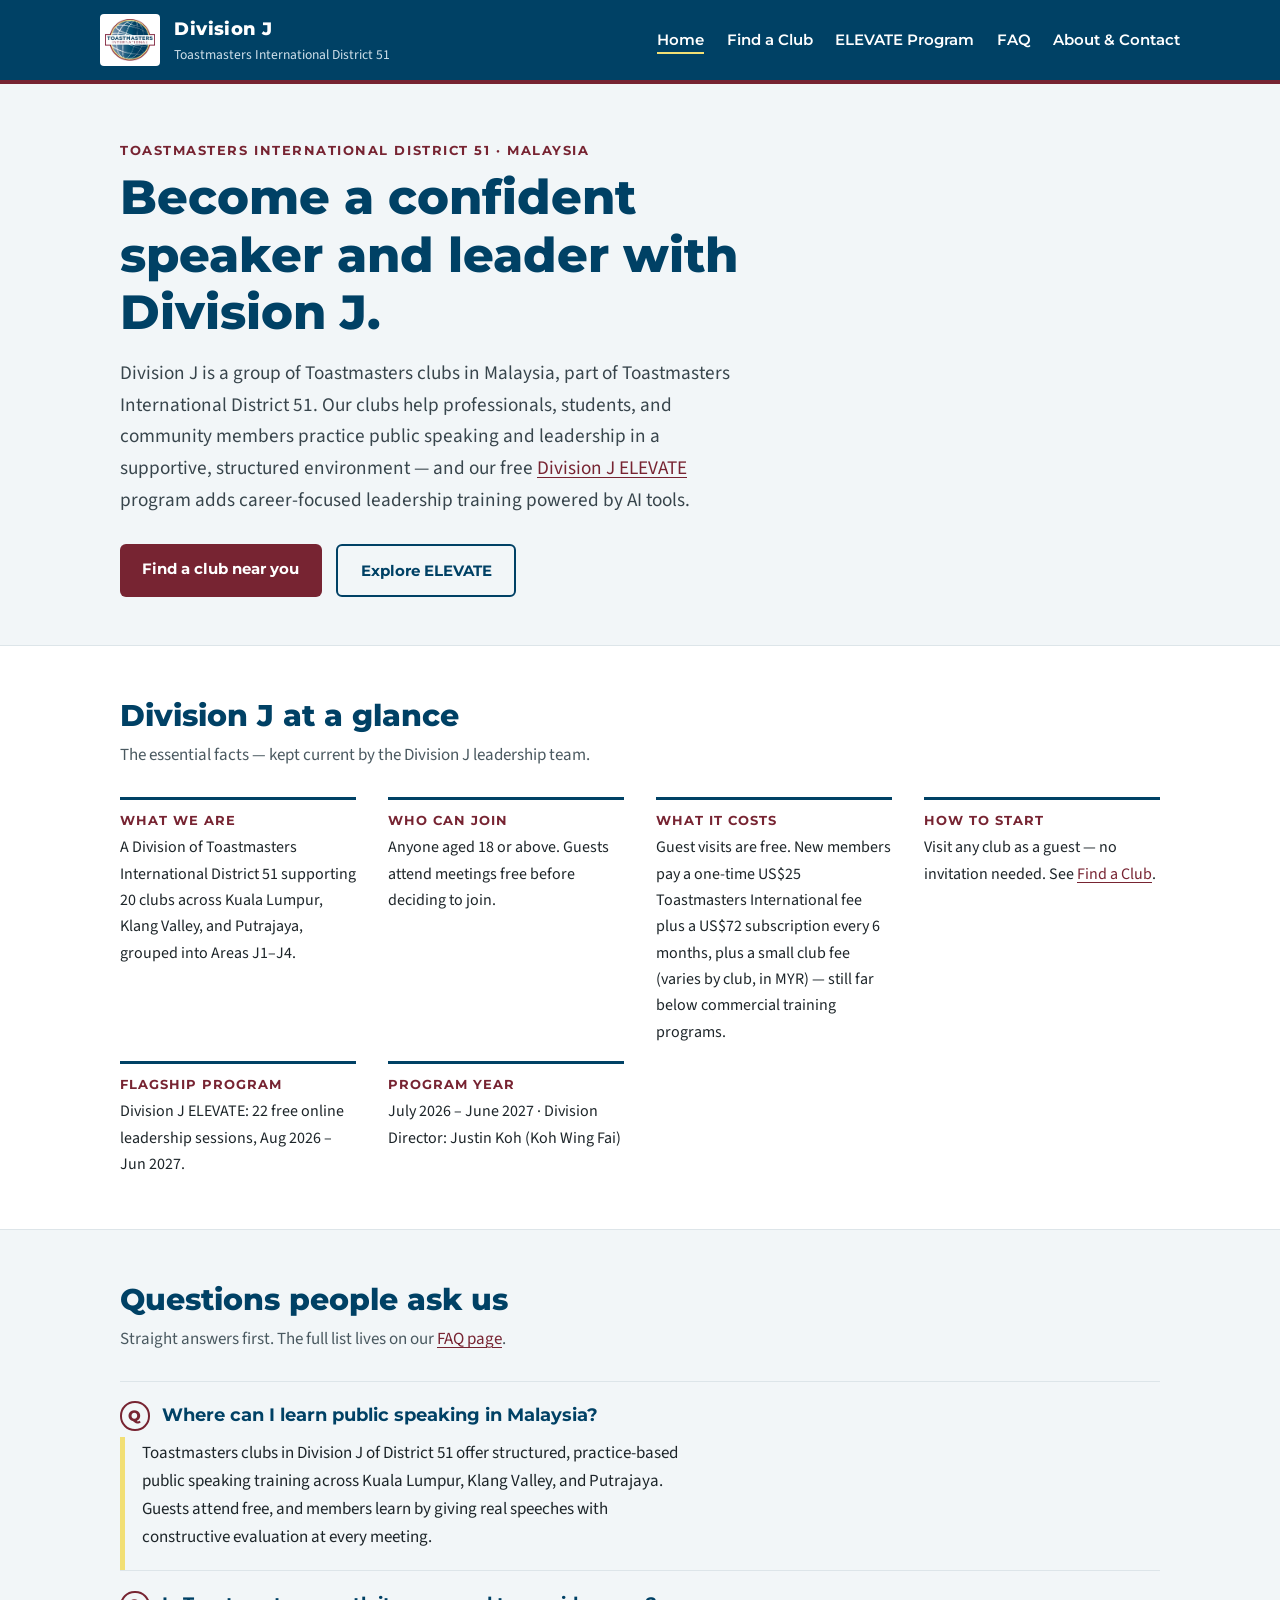
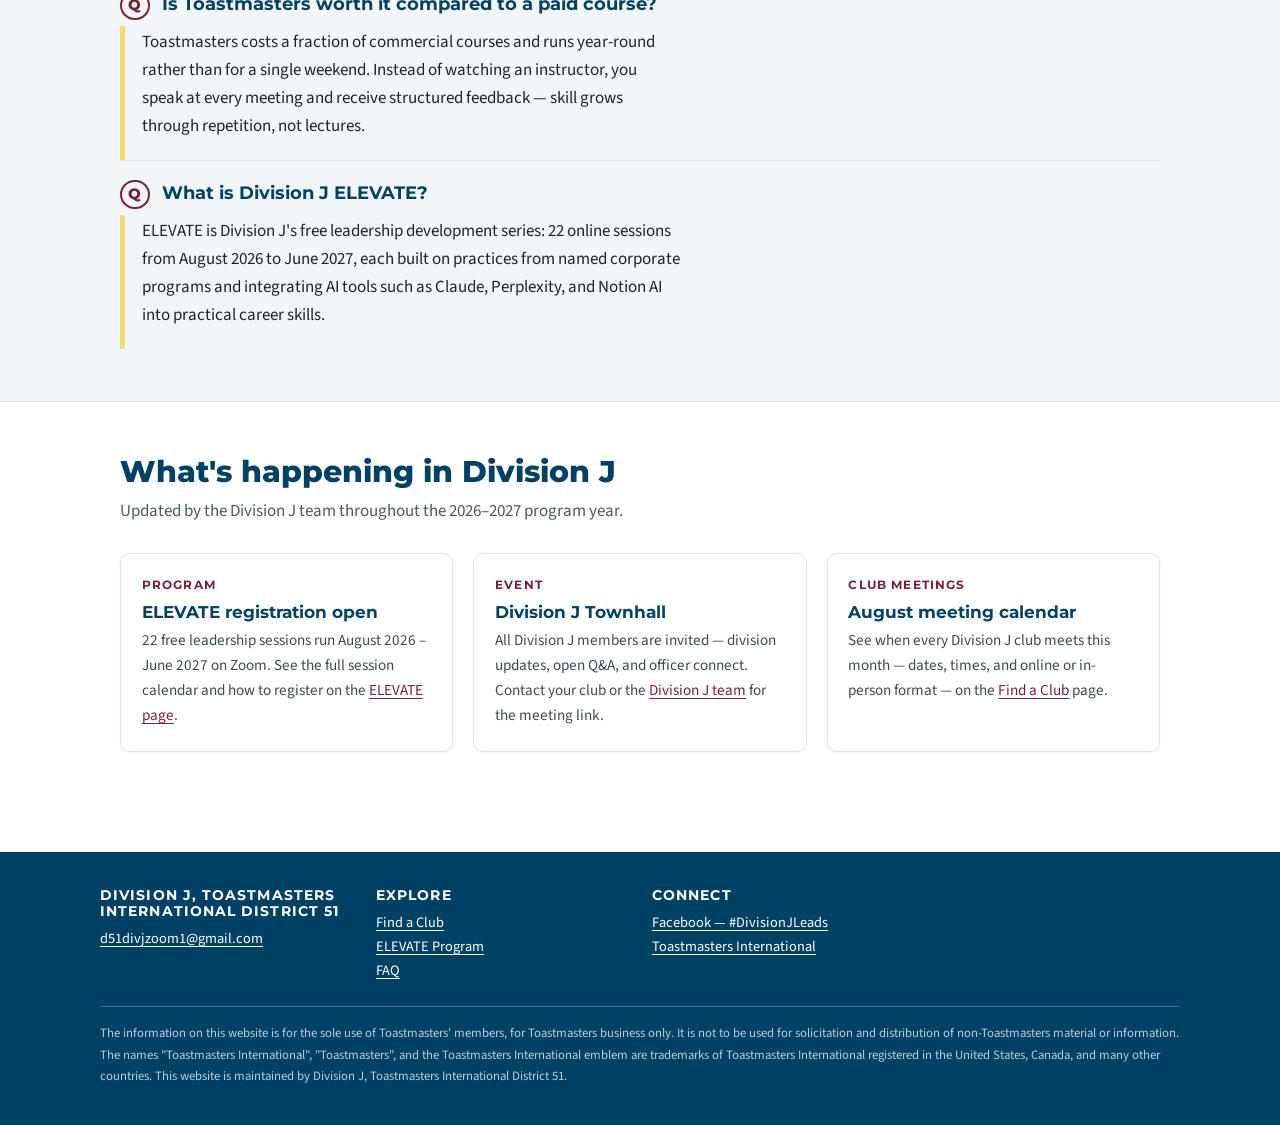
<file: index.html>
<!DOCTYPE html>
<html lang="en">
<head>
<meta charset="UTF-8">
<meta name="viewport" content="width=device-width, initial-scale=1.0">
<meta name="google-site-verification" content="F5UzwrEKgVdvQmmMH3IbU1FrVIqWFMlUsd7ppRj1104" />

<title>Division J, Toastmasters International District 51 — Public Speaking &amp; Leadership Development in Malaysia</title>
<meta name="description" content="Division J of Toastmasters International District 51 helps professionals in Malaysia become confident public speakers and leaders through local Toastmasters clubs and the Division J ELEVATE leadership program.">
<link rel="canonical" href="https://divisionj-d51.github.io/">

<link rel="icon" type="image/png" href="assets/favicon-32.png">
<link rel="apple-touch-icon" href="assets/apple-touch-icon.png">

<!-- Open Graph (social sharing previews) -->
<meta property="og:title" content="Division J, Toastmasters International District 51">
<meta property="og:description" content="Public speaking and leadership development through Toastmasters clubs and the Division J ELEVATE program.">
<meta property="og:type" content="website">
<meta property="og:url" content="https://divisionj-d51.github.io/">
<meta property="og:image" content="https://divisionj-d51.github.io/assets/toastmasters-logo.png">

<link rel="preconnect" href="https://fonts.googleapis.com">
<link rel="preconnect" href="https://fonts.gstatic.com" crossorigin>
<link href="https://fonts.googleapis.com/css2?family=Montserrat:wght@600;700;800&family=Source+Sans+3:ital,wght@0,400;0,600;1,400&display=swap" rel="stylesheet">
<link rel="stylesheet" href="css/style.css">

<script type="application/ld+json">
{
  "@context": "https://schema.org",
  "@type": "Organization",
  "name": "Division J, Toastmasters International District 51",
  "alternateName": "Toastmasters Division J",
  "description": "Division J is part of Toastmasters International District 51. It supports Toastmasters clubs in Malaysia and runs leadership and public speaking development programs, including Division J ELEVATE.",
  "url": "https://divisionj-d51.github.io/",
  "logo": "https://divisionj-d51.github.io/assets/toastmasters-logo.png",
  "parentOrganization": {
    "@type": "Organization",
    "name": "Toastmasters International District 51",
    "url": "https://www.toastmasters.org"
  },
  "areaServed": "Malaysia",
  "sameAs": ["https://www.facebook.com/d51Jtoastmasters"]
}
</script>
</head>
<body>

<header class="site-header">
  <div class="wrap header-inner">
    <a class="brand" href="index.html">
      <img src="assets/toastmasters-logo.png" alt="Toastmasters International logo">
      <span class="brand-text">
        <span class="division">Division J</span>
        <span class="district">Toastmasters International District 51</span>
      </span>
    </a>
    <input type="checkbox" id="nav-toggle" class="nav-toggle-box" aria-hidden="true">
    <label for="nav-toggle" class="nav-toggle">Menu</label>
    <nav class="site-nav" aria-label="Main navigation">
      <ul>
        <li><a href="index.html" aria-current="page">Home</a></li>
        <li><a href="clubs.html">Find a Club</a></li>
        <li><a href="elevate.html">ELEVATE Program</a></li>
        <li><a href="faq.html">FAQ</a></li>
        <li><a href="about.html">About &amp; Contact</a></li>
      </ul>
    </nav>
  </div>
</header>

<main>

  <section class="hero">
    <div class="wrap">
      <p class="eyebrow">Toastmasters International District 51 · Malaysia</p>
      <h1>Become a confident speaker and leader with Division J.</h1>
      <p class="lede">
        Division J is a group of Toastmasters clubs in Malaysia, part of Toastmasters International District 51.
        Our clubs help professionals, students, and community members practice public speaking and
        leadership in a supportive, structured environment — and our free
        <a href="elevate.html">Division J ELEVATE</a> program adds career-focused leadership
        training powered by AI tools.
      </p>
      <div class="cta-row">
        <a class="btn btn-primary" href="clubs.html">Find a club near you</a>
        <a class="btn btn-ghost" href="elevate.html">Explore ELEVATE</a>
      </div>
    </div>
  </section>

  <section class="section">
    <div class="wrap">
      <h2>Division J at a glance</h2>
      <p class="section-sub">The essential facts — kept current by the Division J leadership team.</p>
      <dl class="facts">
        <div>
          <dt>What we are</dt>
          <dd>A Division of Toastmasters International District 51 supporting 20 clubs across Kuala Lumpur, Klang Valley, and Putrajaya, grouped into Areas J1–J4.</dd>
        </div>
        <div>
          <dt>Who can join</dt>
          <dd>Anyone aged 18 or above. Guests attend meetings free before deciding to join.</dd>
        </div>
        <div>
          <dt>What it costs</dt>
          <dd>Guest visits are free. New members pay a one-time US$25 Toastmasters International fee plus a US$72 subscription every 6 months, plus a small club fee (varies by club, in MYR) — still far below commercial training programs.</dd>
        </div>
        <div>
          <dt>How to start</dt>
          <dd>Visit any club as a guest — no invitation needed. See <a href="clubs.html">Find a Club</a>.</dd>
        </div>
        <div>
          <dt>Flagship program</dt>
          <dd>Division J ELEVATE: 22 free online leadership sessions, Aug 2026 – Jun 2027.</dd>
        </div>
        <div>
          <dt>Program year</dt>
          <dd>July 2026 – June 2027 · Division Director: Justin Koh (Koh Wing Fai)</dd>
        </div>
      </dl>
    </div>
  </section>

  <section class="section alt">
    <div class="wrap">
      <h2>Questions people ask us</h2>
      <p class="section-sub">Straight answers first. The full list lives on our <a href="faq.html">FAQ page</a>.</p>

      <article class="qa">
        <h3>Where can I learn public speaking in Malaysia?</h3>
        <div class="answer">
          <p>Toastmasters clubs in Division J of District 51 offer structured, practice-based public
          speaking training across Kuala Lumpur, Klang Valley, and Putrajaya. Guests attend
          free, and members learn by giving real speeches with constructive evaluation at every meeting.</p>
        </div>
      </article>

      <article class="qa">
        <h3>Is Toastmasters worth it compared to a paid course?</h3>
        <div class="answer">
          <p>Toastmasters costs a fraction of commercial courses and runs year-round rather than for a
          single weekend. Instead of watching an instructor, you speak at every meeting and receive
          structured feedback — skill grows through repetition, not lectures.</p>
        </div>
      </article>

      <article class="qa">
        <h3>What is Division J ELEVATE?</h3>
        <div class="answer">
          <p>ELEVATE is Division J's free leadership development series: 22 online sessions from August
          2026 to June 2027, each built on practices from named corporate programs and integrating AI
          tools such as Claude, Perplexity, and Notion AI into practical career skills.</p>
        </div>
      </article>
    </div>
  </section>

  <section class="section">
    <div class="wrap">
      <h2>What's happening in Division J</h2>
      <p class="section-sub">Updated by the Division J team throughout the 2026–2027 program year.</p>
      <div class="card-grid">
        <div class="card">
          <span class="meta">Program</span>
          <h3>ELEVATE registration open</h3>
          <p>22 free leadership sessions run August 2026 – June 2027 on Zoom. See the full session
          calendar and how to register on the <a href="elevate.html">ELEVATE page</a>.</p>
        </div>
        <div class="card">
          <span class="meta">Event</span>
          <h3>Division J Townhall</h3>
          <p>All Division J members are invited — division updates, open Q&amp;A, and officer connect.
          Contact your club or the <a href="about.html">Division J team</a> for the meeting link.</p>
        </div>
        <div class="card">
          <span class="meta">Club meetings</span>
          <h3>August meeting calendar</h3>
          <p>See when every Division J club meets this month — dates, times, and online or in-person
          format — on the <a href="clubs.html">Find a Club</a> page.</p>
        </div>
      </div>
    </div>
  </section>

</main>

<footer class="site-footer">
  <div class="wrap footer-inner">
    <div>
      <h4>Division J, Toastmasters International District 51</h4>
      <p><a href="mailto:d51divjzoom1@gmail.com">d51divjzoom1@gmail.com</a></p>
    </div>
    <div>
      <h4>Explore</h4>
      <p><a href="clubs.html">Find a Club</a><br>
         <a href="elevate.html">ELEVATE Program</a><br>
         <a href="faq.html">FAQ</a></p>
    </div>
    <div>
      <h4>Connect</h4>
      <p><a href="https://www.facebook.com/d51Jtoastmasters">Facebook — #DivisionJLeads</a><br>
         <a href="https://www.toastmasters.org">Toastmasters International</a></p>
    </div>
    <p class="disclaimer">
      The information on this website is for the sole use of Toastmasters' members, for Toastmasters
      business only. It is not to be used for solicitation and distribution of non-Toastmasters
      material or information. The names "Toastmasters International", "Toastmasters", and the
      Toastmasters International emblem are trademarks of Toastmasters International registered in
      the United States, Canada, and many other countries. This website is maintained by Division J,
      Toastmasters International District 51.
    </p>
  </div>
</footer>

</body>
</html>
</file>
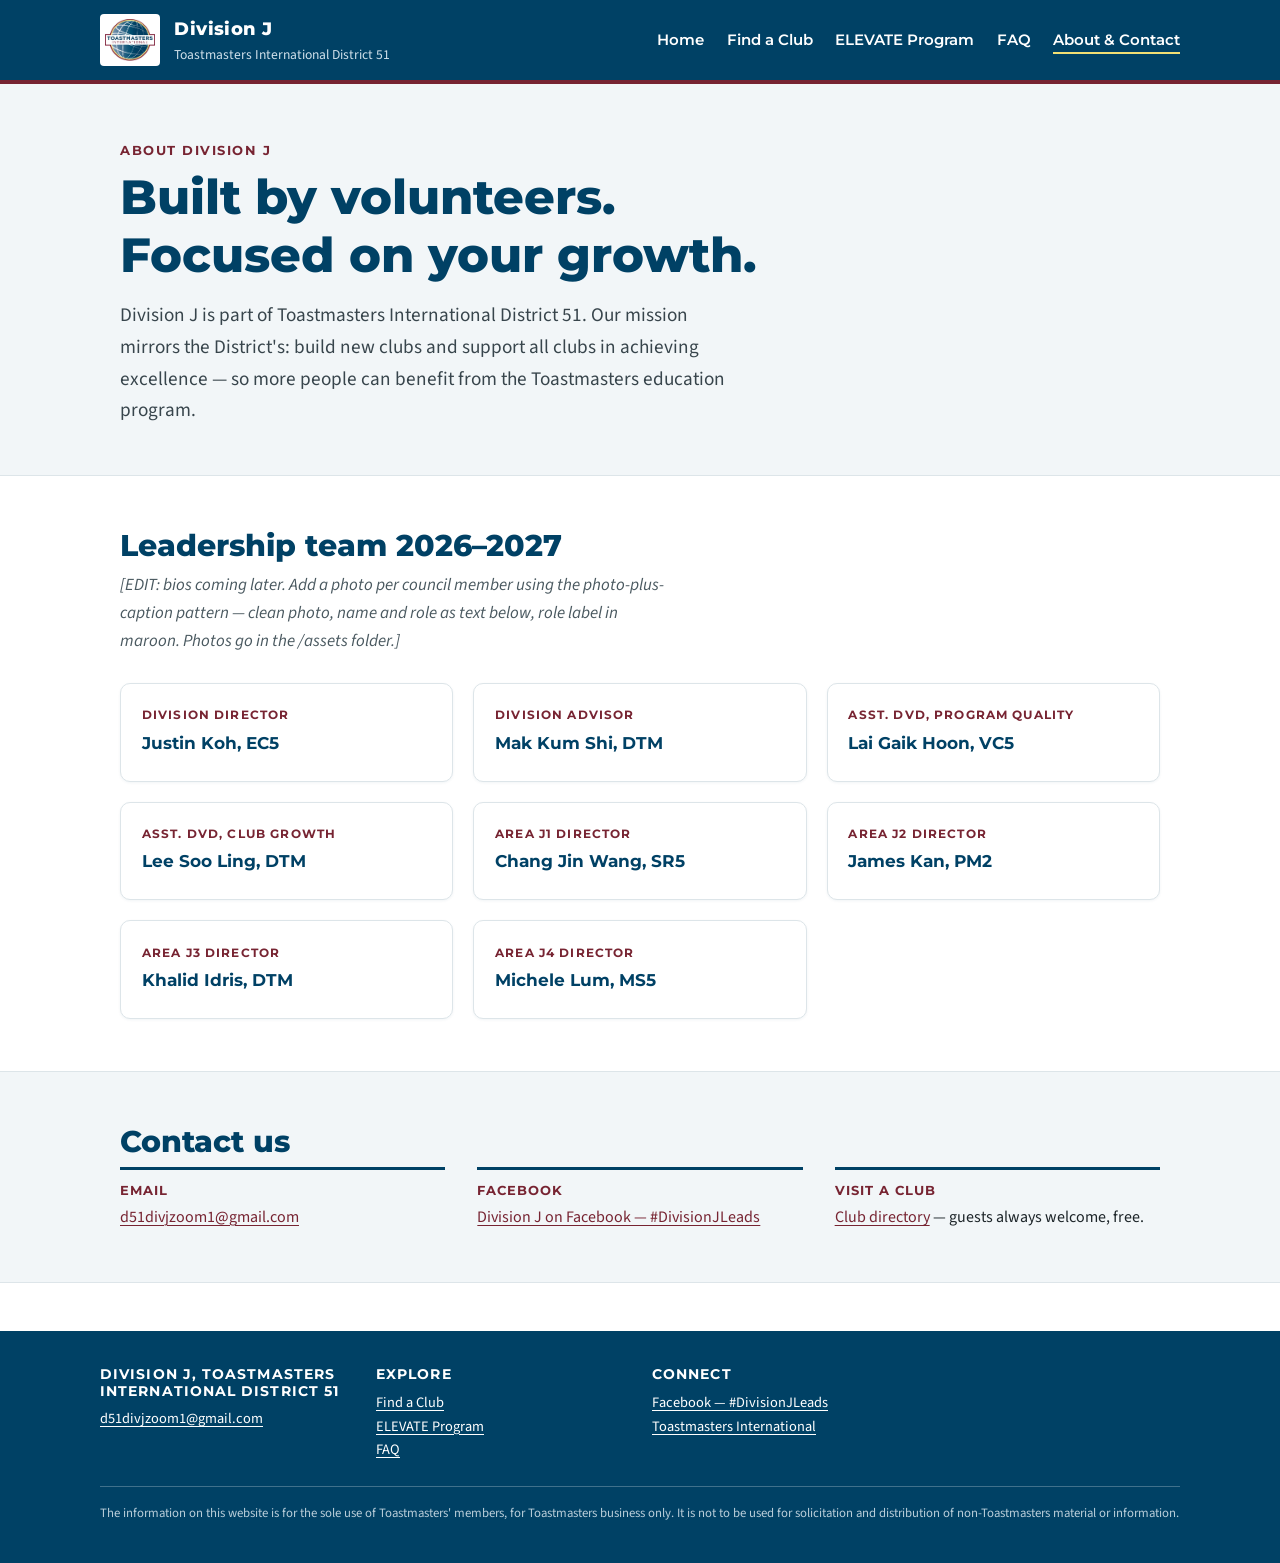
<file: about.html>
<!DOCTYPE html>
<html lang="en">
<head>
<meta charset="UTF-8">
<meta name="viewport" content="width=device-width, initial-scale=1.0">
<title>About &amp; Contact — Division J, Toastmasters International District 51</title>
<meta name="description" content="About Division J of Toastmasters International District 51: our mission, the 2026–2027 leadership team, and how to contact us.">
<link rel="canonical" href="https://divisionj-d51.github.io/about.html">
<link rel="icon" type="image/png" href="assets/favicon-32.png">
<link rel="apple-touch-icon" href="assets/apple-touch-icon.png">
<meta property="og:title" content="About &amp; Contact — Division J, Toastmasters International District 51">
<meta property="og:type" content="website">
<meta property="og:url" content="https://divisionj-d51.github.io/about.html">
<link rel="preconnect" href="https://fonts.googleapis.com">
<link rel="preconnect" href="https://fonts.gstatic.com" crossorigin>
<link href="https://fonts.googleapis.com/css2?family=Montserrat:wght@600;700;800&family=Source+Sans+3:ital,wght@0,400;0,600;1,400&display=swap" rel="stylesheet">
<link rel="stylesheet" href="css/style.css">
</head>
<body>

<header class="site-header">
  <div class="wrap header-inner">
    <a class="brand" href="index.html">
      <img src="assets/toastmasters-logo.png" alt="Toastmasters International logo">
      <span class="brand-text">
        <span class="division">Division J</span>
        <span class="district">Toastmasters International District 51</span>
      </span>
    </a>
    <input type="checkbox" id="nav-toggle" class="nav-toggle-box" aria-hidden="true">
    <label for="nav-toggle" class="nav-toggle">Menu</label>
    <nav class="site-nav" aria-label="Main navigation">
      <ul>
        <li><a href="index.html">Home</a></li>
        <li><a href="clubs.html">Find a Club</a></li>
        <li><a href="elevate.html">ELEVATE Program</a></li>
        <li><a href="faq.html">FAQ</a></li>
        <li><a href="about.html" aria-current="page">About &amp; Contact</a></li>
      </ul>
    </nav>
  </div>
</header>

<main>
  <section class="hero">
    <div class="wrap">
      <p class="eyebrow">About Division J</p>
      <h1>Built by volunteers. Focused on your growth.</h1>
      <p class="lede">Division J is part of Toastmasters International District 51. Our mission mirrors the District's:
      build new clubs and support all clubs in achieving excellence — so more people can benefit from
      the Toastmasters education program.</p>
    </div>
  </section>

  <section class="section">
    <div class="wrap">
      <h2>Leadership team 2026–2027</h2>
      <p class="section-sub placeholder">[EDIT: bios coming later. Add a photo per council member using
      the photo-plus-caption pattern — clean photo, name and role as text below, role label in maroon.
      Photos go in the /assets folder.]</p>
      <div class="card-grid">
        <div class="card">
          <span class="meta">Division Director</span>
          <h3>Justin Koh, EC5</h3>
        </div>
        <div class="card">
          <span class="meta">Division Advisor</span>
          <h3>Mak Kum Shi, DTM</h3>
        </div>
        <div class="card">
          <span class="meta">Asst. DvD, Program Quality</span>
          <h3>Lai Gaik Hoon, VC5</h3>
        </div>
        <div class="card">
          <span class="meta">Asst. DvD, Club Growth</span>
          <h3>Lee Soo Ling, DTM</h3>
        </div>
        <div class="card">
          <span class="meta">Area J1 Director</span>
          <h3>Chang Jin Wang, SR5</h3>
        </div>
        <div class="card">
          <span class="meta">Area J2 Director</span>
          <h3>James Kan, PM2</h3>
        </div>
        <div class="card">
          <span class="meta">Area J3 Director</span>
          <h3>Khalid Idris, DTM</h3>
        </div>
        <div class="card">
          <span class="meta">Area J4 Director</span>
          <h3>Michele Lum, MS5</h3>
        </div>
      </div>
    </div>
  </section>

  <section class="section alt">
    <div class="wrap">
      <h2>Contact us</h2>
      <dl class="facts">
        <div>
          <dt>Email</dt>
          <dd><a href="mailto:d51divjzoom1@gmail.com">d51divjzoom1@gmail.com</a></dd>
        </div>
        <div>
          <dt>Facebook</dt>
          <dd><a href="https://www.facebook.com/d51Jtoastmasters">Division J on Facebook — #DivisionJLeads</a></dd>
        </div>
        <div>
          <dt>Visit a club</dt>
          <dd><a href="clubs.html">Club directory</a> — guests always welcome, free.</dd>
        </div>
      </dl>
    </div>
  </section>
</main>

<footer class="site-footer">
  <div class="wrap footer-inner">
    <div>
      <h4>Division J, Toastmasters International District 51</h4>
      <p><a href="mailto:d51divjzoom1@gmail.com">d51divjzoom1@gmail.com</a></p>
    </div>
    <div>
      <h4>Explore</h4>
      <p><a href="clubs.html">Find a Club</a><br><a href="elevate.html">ELEVATE Program</a><br><a href="faq.html">FAQ</a></p>
    </div>
    <div>
      <h4>Connect</h4>
      <p><a href="https://www.facebook.com/d51Jtoastmasters">Facebook — #DivisionJLeads</a><br><a href="https://www.toastmasters.org">Toastmasters International</a></p>
    </div>
    <p class="disclaimer">
      The information on this website is for the sole use of Toastmasters' members, for Toastmasters
      business only. It is not to be used for solicitation and distribution of non-Toastmasters
      material or information.
    </p>
  </div>
</footer>

</body>
</html>
</file>
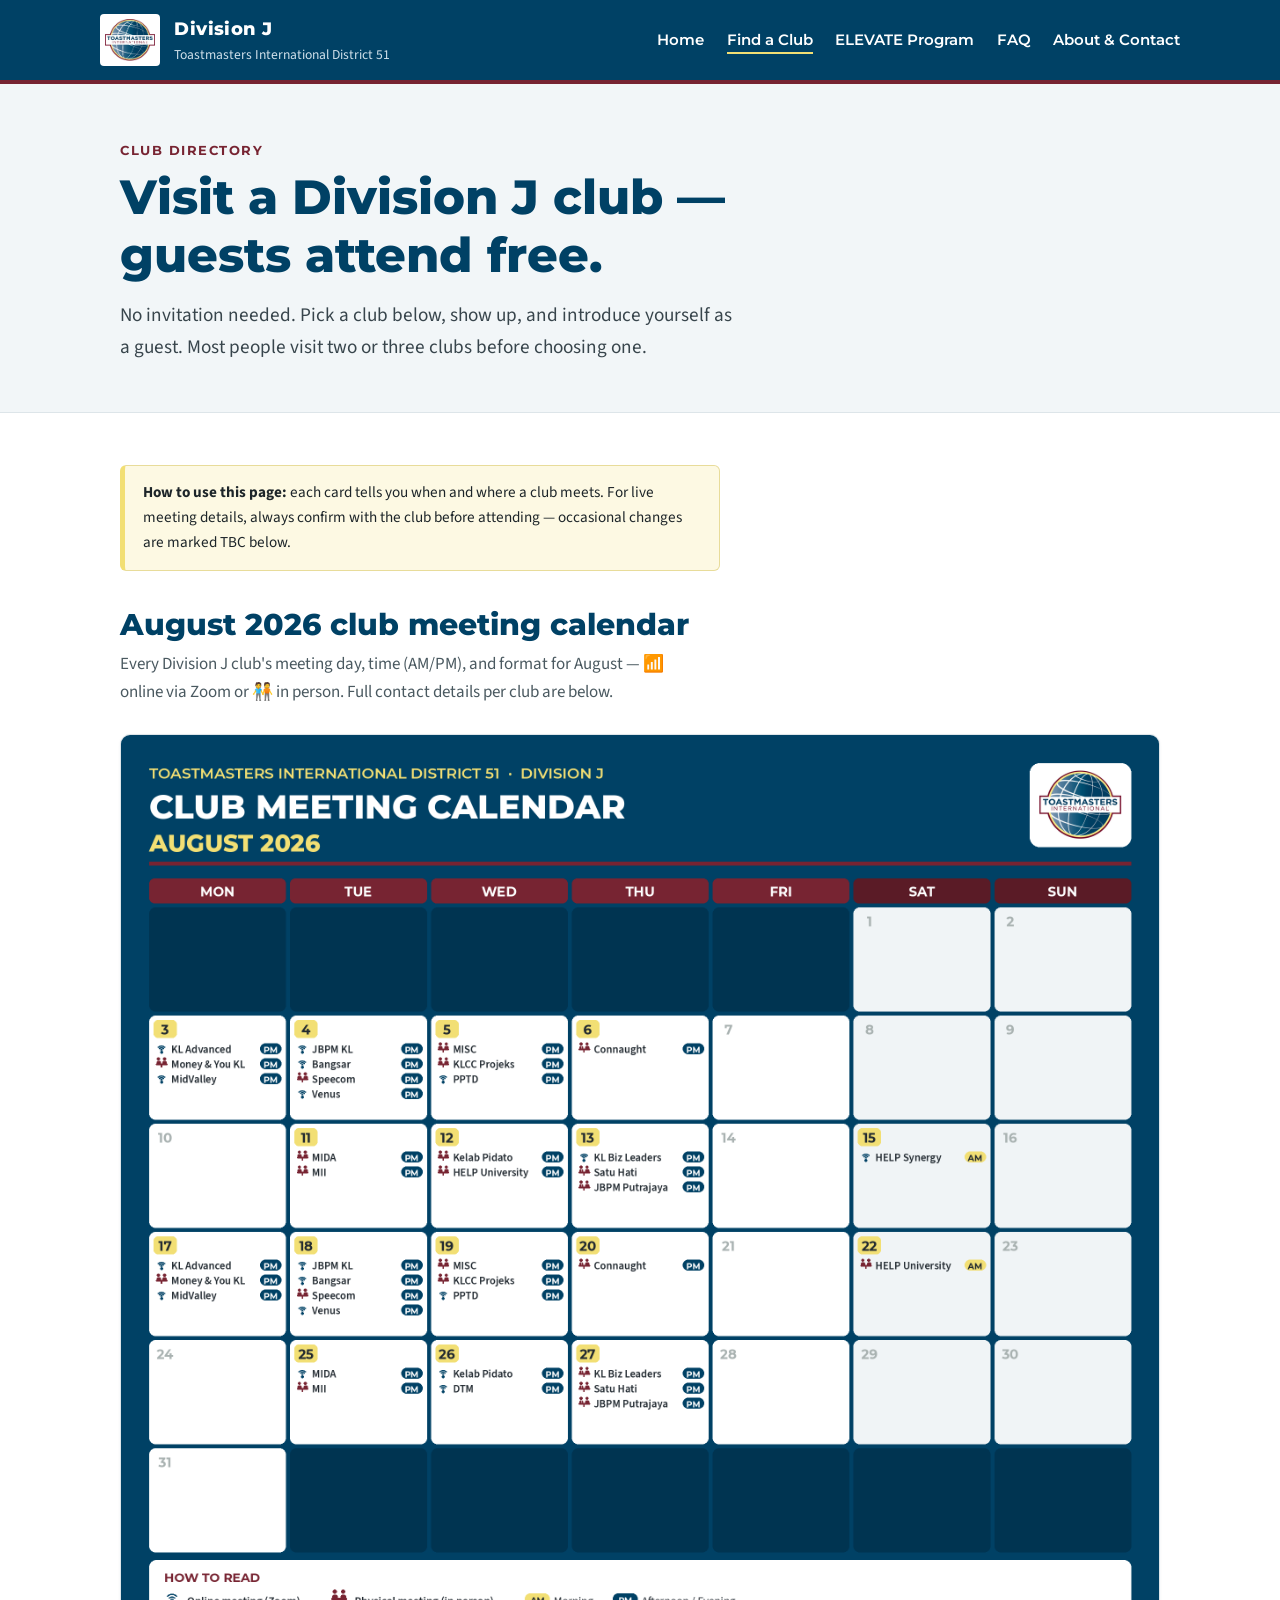
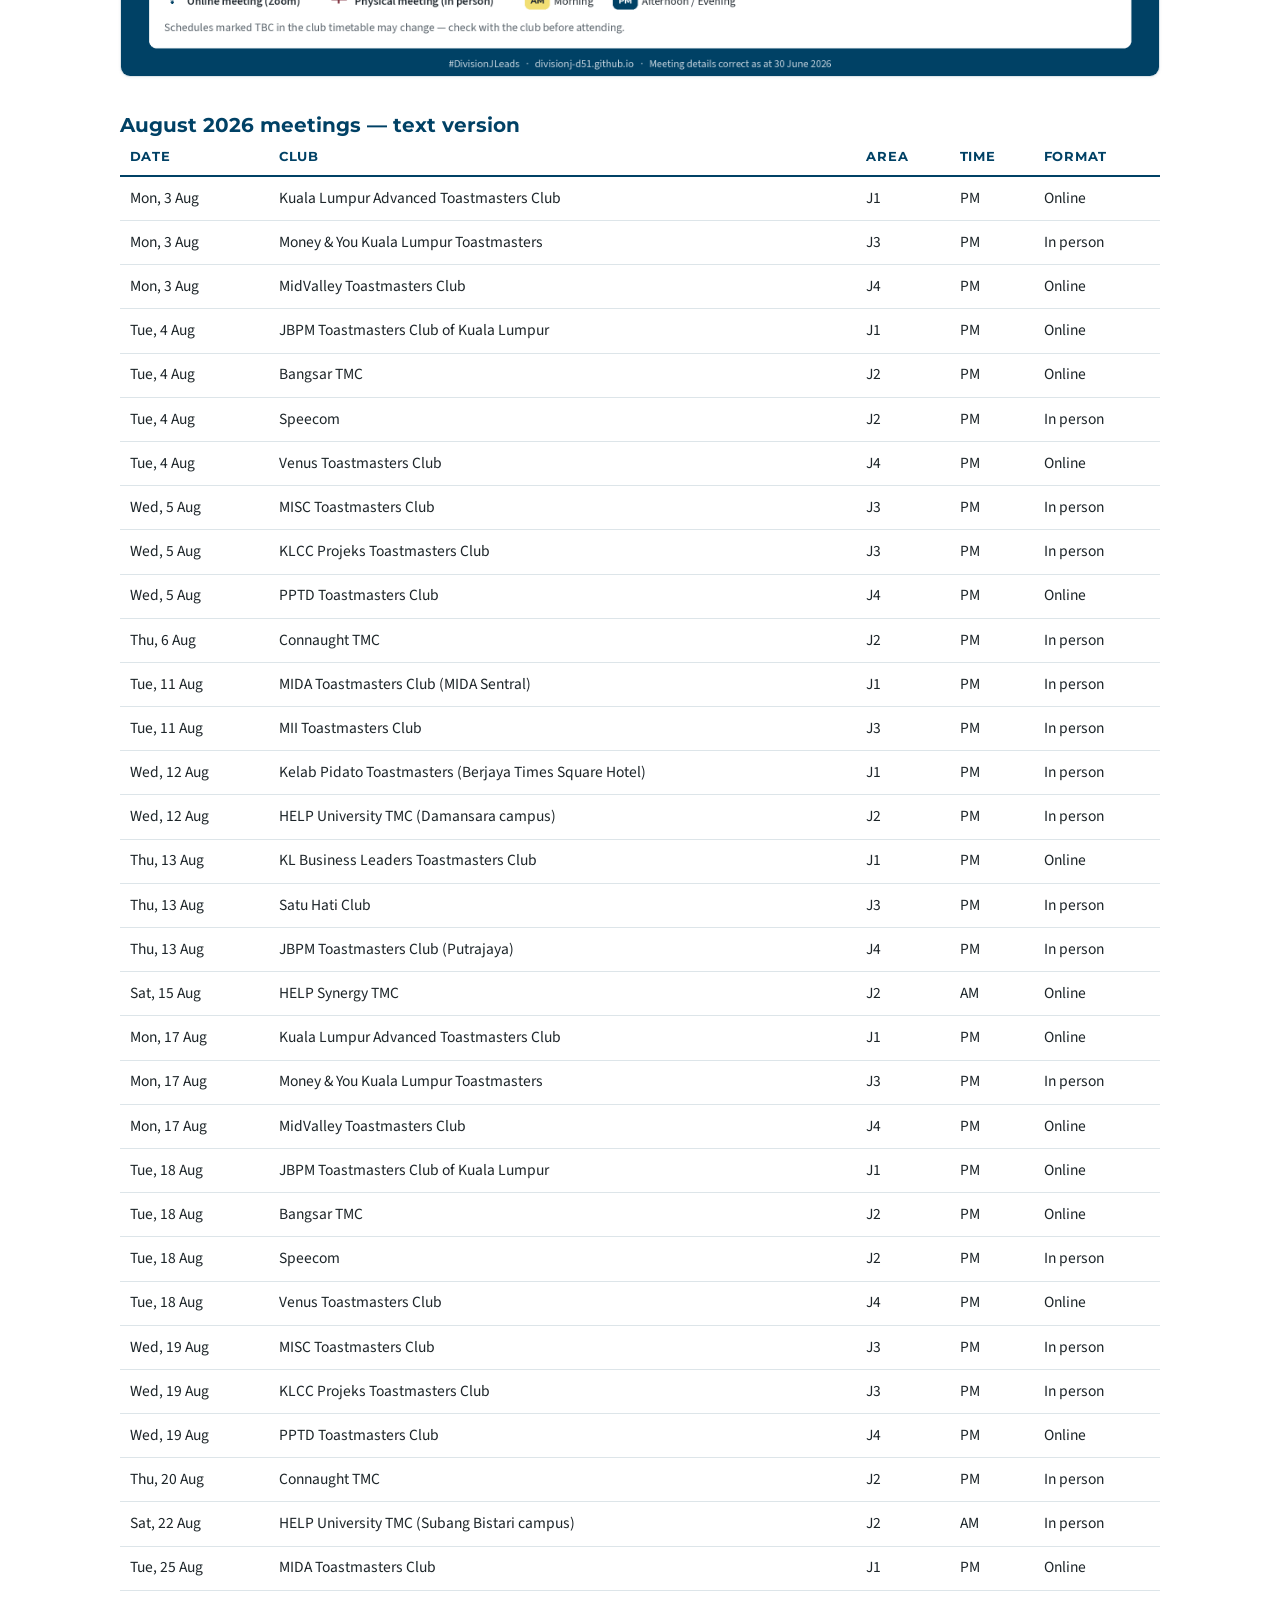
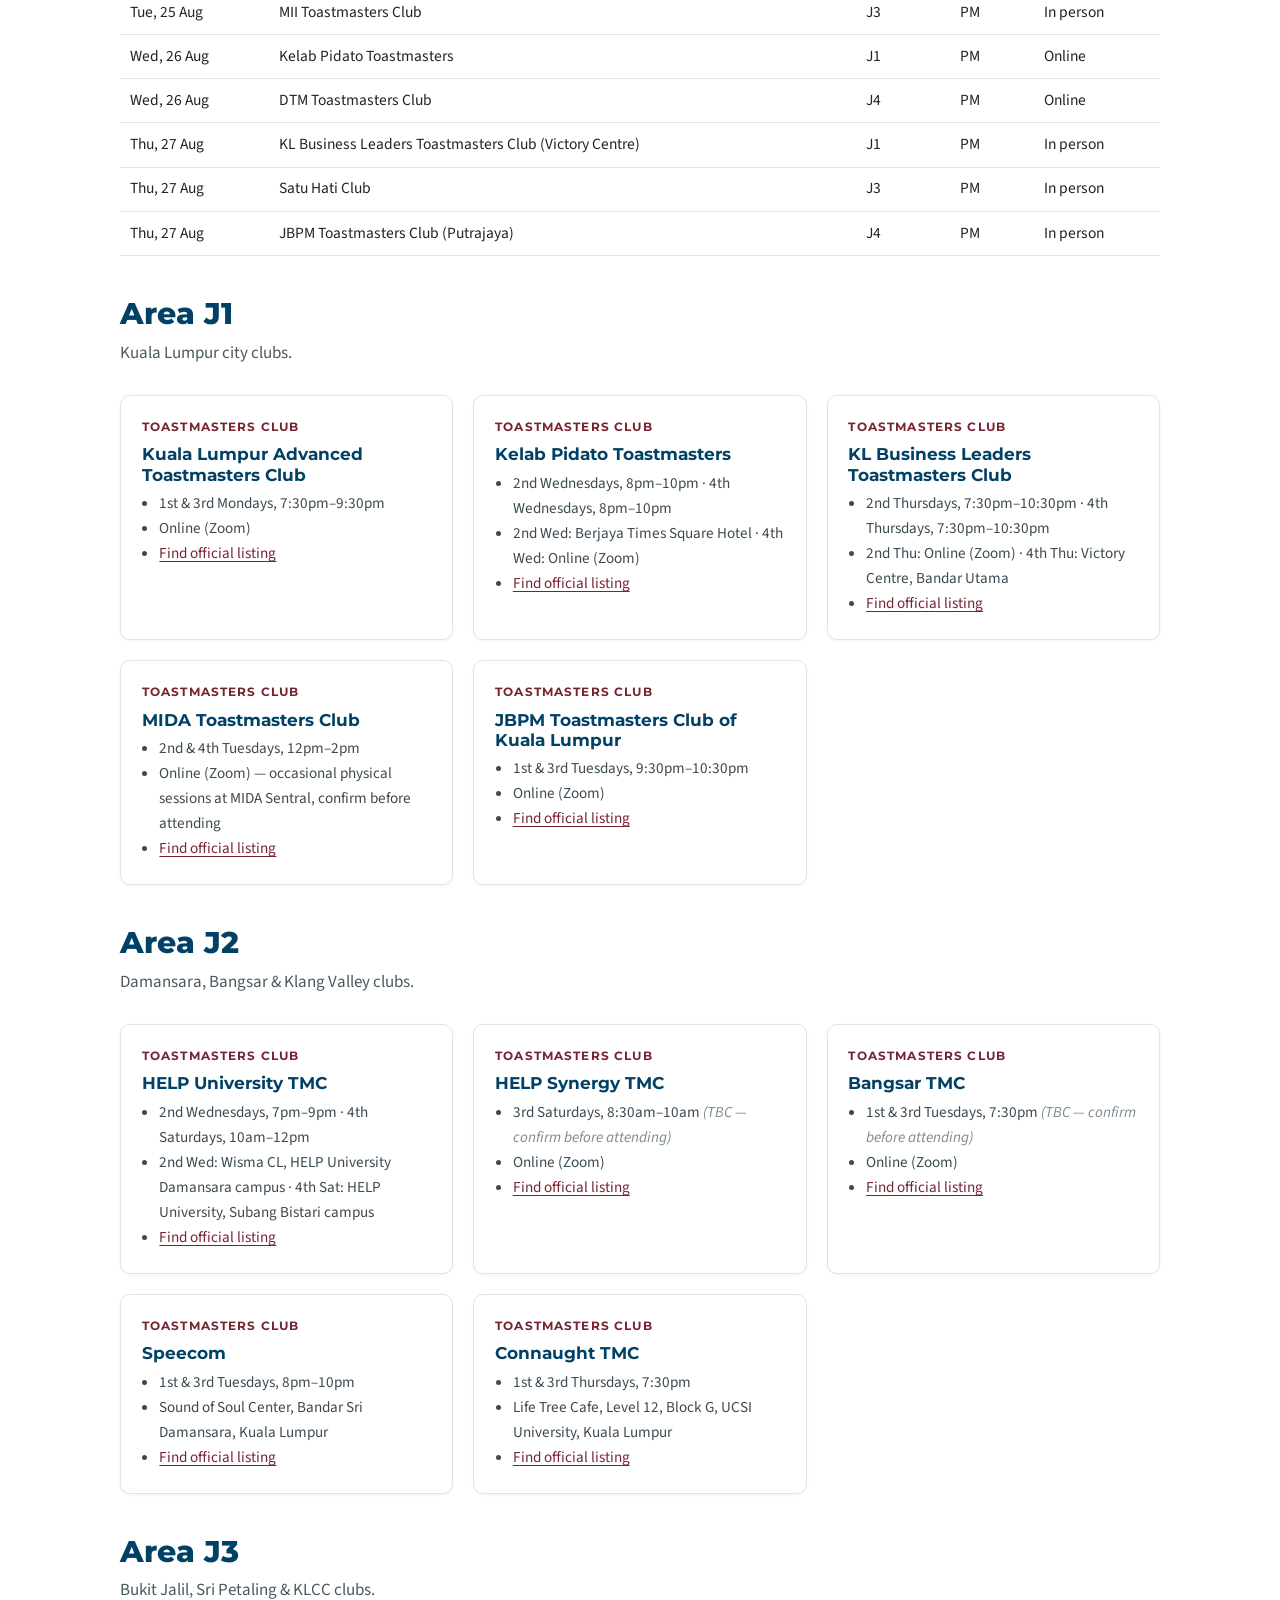
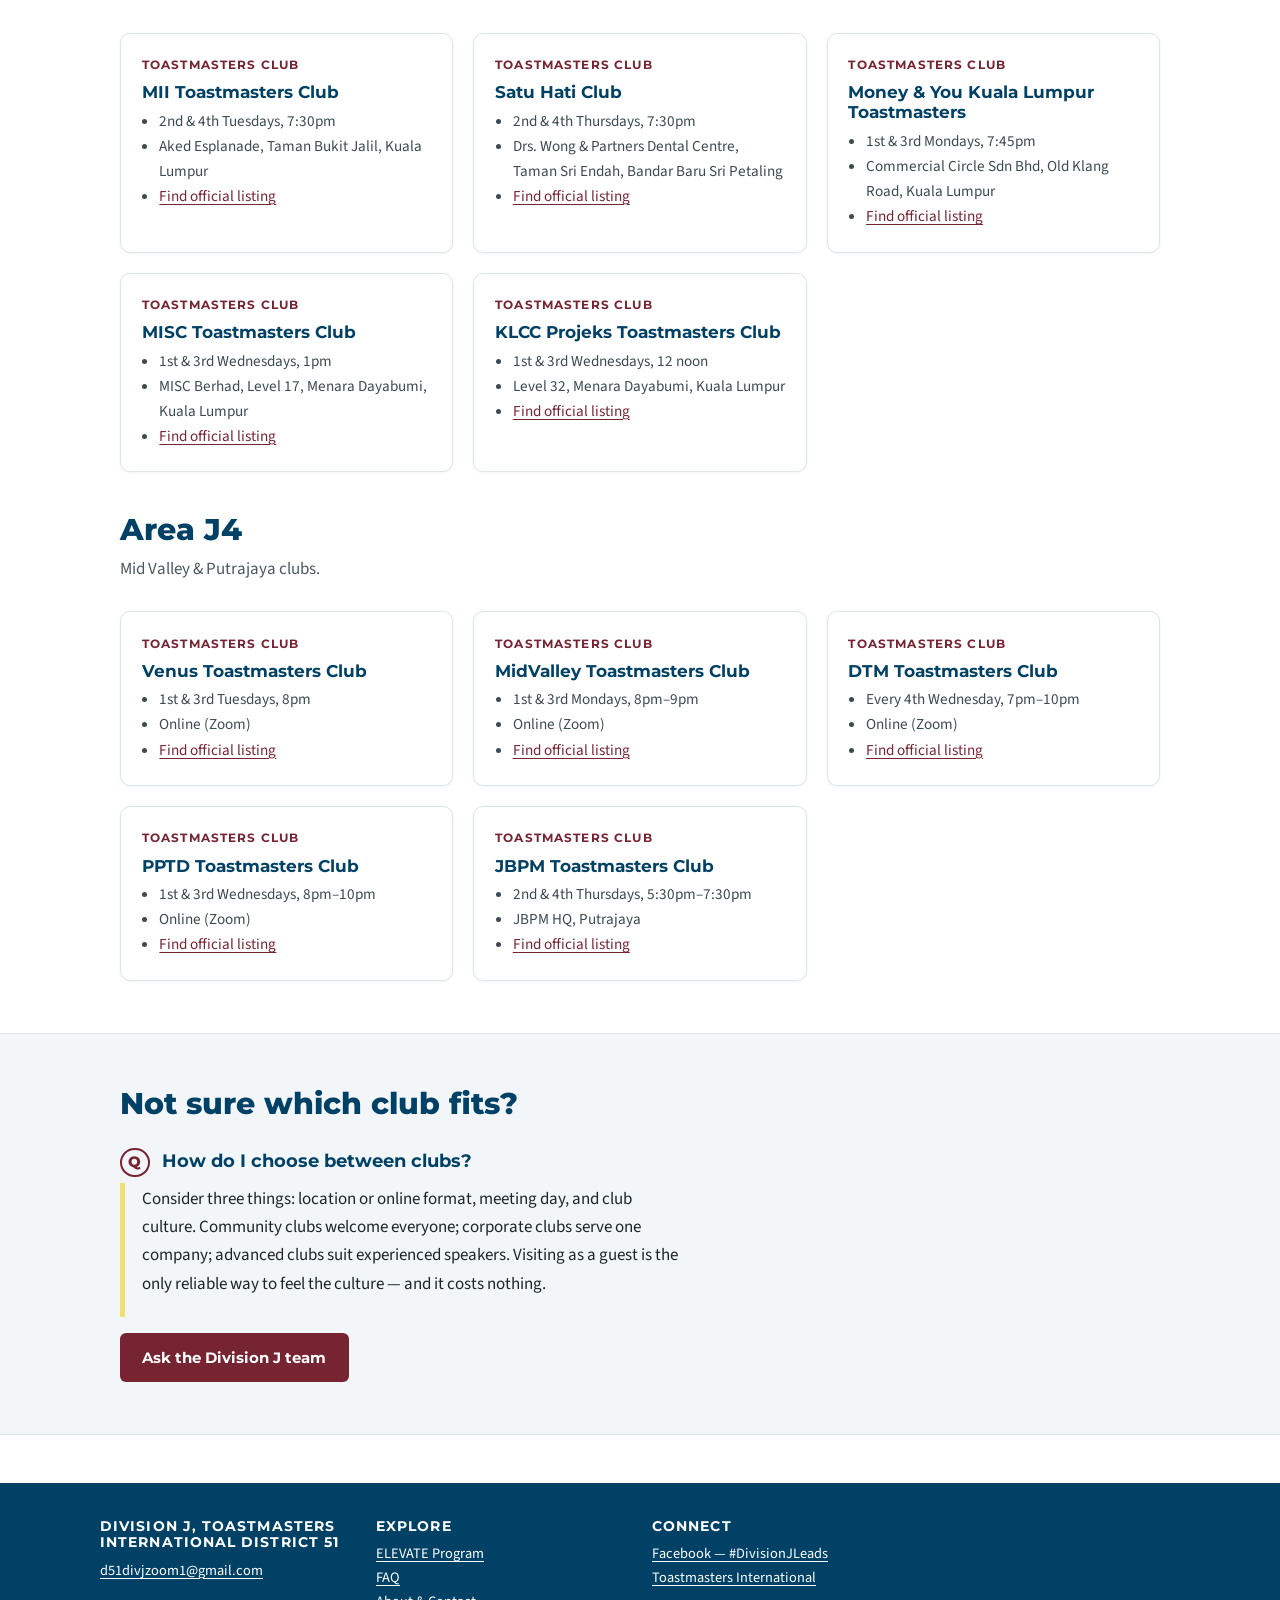
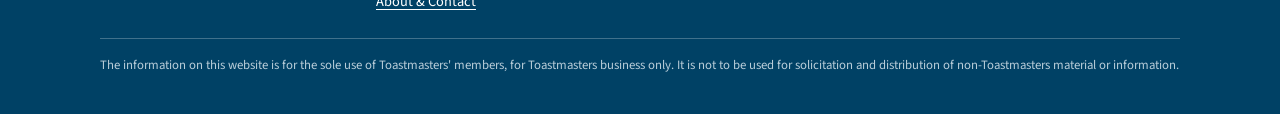
<file: clubs.html>
<!DOCTYPE html>
<html lang="en">
<head>
<meta charset="UTF-8">
<meta name="viewport" content="width=device-width, initial-scale=1.0">
<title>Find a Toastmasters Club — Division J, Toastmasters International District 51</title>
<meta name="description" content="Directory of all 20 Toastmasters clubs in Division J of District 51, Malaysia. Meeting days, times, and venues across Areas J1–J4. Guests attend free — no invitation needed.">
<link rel="canonical" href="https://divisionj-d51.github.io/clubs.html">
<link rel="icon" type="image/png" href="assets/favicon-32.png">
<link rel="apple-touch-icon" href="assets/apple-touch-icon.png">
<meta property="og:title" content="Find a Toastmasters Club — Division J, Toastmasters International District 51">
<meta property="og:description" content="Directory of all 20 Toastmasters clubs in Division J, Malaysia. Guests attend free.">
<meta property="og:type" content="website">
<meta property="og:url" content="https://divisionj-d51.github.io/clubs.html">
<meta property="og:image" content="https://divisionj-d51.github.io/assets/divisionj_calendar_aug2026.png">
<link rel="preconnect" href="https://fonts.googleapis.com">
<link rel="preconnect" href="https://fonts.gstatic.com" crossorigin>
<link href="https://fonts.googleapis.com/css2?family=Montserrat:wght@600;700;800&family=Source+Sans+3:ital,wght@0,400;0,600;1,400&display=swap" rel="stylesheet">
<link rel="stylesheet" href="css/style.css">
<script type="application/ld+json">
{
  "@context": "https://schema.org",
  "@type": "ItemList",
  "name": "Toastmasters Clubs in Division J, Toastmasters International District 51, Malaysia",
  "description": "All 20 Toastmasters clubs in Division J across Kuala Lumpur, Klang Valley, and Putrajaya, organized into Areas J1 to J4.",
  "numberOfItems": 20,
  "itemListElement": [
    {
      "@type": "ListItem",
      "position": 1,
      "item": {
        "@type": "Organization",
        "name": "Kuala Lumpur Advanced Toastmasters Club",
        "description": "Toastmasters club in Area J1 of Division J, Toastmasters International District 51, Malaysia. Meets 1st & 3rd Mondays, 7:30pm–9:30pm. Meets online via Zoom. Guests attend free.",
        "parentOrganization": {
          "@type": "Organization",
          "name": "Division J, Toastmasters International District 51",
          "url": "https://divisionj-d51.github.io/"
        }
      }
    },
    {
      "@type": "ListItem",
      "position": 2,
      "item": {
        "@type": "Organization",
        "name": "Kelab Pidato Toastmasters",
        "description": "Toastmasters club in Area J1 of Division J, Toastmasters International District 51, Malaysia. Meets 2nd & 4th Wednesdays, 8:00pm–10:00pm. Venue: Berjaya Times Square Hotel, Kuala Lumpur (2nd Wed) and Online (4th Wed). Guests attend free.",
        "parentOrganization": {
          "@type": "Organization",
          "name": "Division J, Toastmasters International District 51",
          "url": "https://divisionj-d51.github.io/"
        },
        "location": {
          "@type": "Place",
          "name": "Berjaya Times Square Hotel, Kuala Lumpur (2nd Wed) and Online (4th Wed)"
        }
      }
    },
    {
      "@type": "ListItem",
      "position": 3,
      "item": {
        "@type": "Organization",
        "name": "KL Business Leaders Toastmasters Club",
        "description": "Toastmasters club in Area J1 of Division J, Toastmasters International District 51, Malaysia. Meets 2nd & 4th Thursdays, 7:30pm–10:30pm. Meets online via Zoom. Guests attend free.",
        "parentOrganization": {
          "@type": "Organization",
          "name": "Division J, Toastmasters International District 51",
          "url": "https://divisionj-d51.github.io/"
        }
      }
    },
    {
      "@type": "ListItem",
      "position": 4,
      "item": {
        "@type": "Organization",
        "name": "MIDA Toastmasters Club",
        "description": "Toastmasters club in Area J1 of Division J, Toastmasters International District 51, Malaysia. Meets 2nd & 4th Tuesdays, 12:00pm–2:00pm. Meets online via Zoom. Guests attend free.",
        "parentOrganization": {
          "@type": "Organization",
          "name": "Division J, Toastmasters International District 51",
          "url": "https://divisionj-d51.github.io/"
        }
      }
    },
    {
      "@type": "ListItem",
      "position": 5,
      "item": {
        "@type": "Organization",
        "name": "JBPM Toastmasters Club of Kuala Lumpur",
        "description": "Toastmasters club in Area J1 of Division J, Toastmasters International District 51, Malaysia. Meets 1st & 3rd Tuesdays, 9:30pm–10:30pm. Meets online via Zoom. Guests attend free.",
        "parentOrganization": {
          "@type": "Organization",
          "name": "Division J, Toastmasters International District 51",
          "url": "https://divisionj-d51.github.io/"
        }
      }
    },
    {
      "@type": "ListItem",
      "position": 6,
      "item": {
        "@type": "Organization",
        "name": "HELP University TMC",
        "description": "Toastmasters club in Area J2 of Division J, Toastmasters International District 51, Malaysia. Meets 2nd Wednesdays 7:00pm–9:00pm and 4th Saturdays 10:00am–12:00pm. Venue: HELP University Damansara campus (Wed) and Subang Bistari campus (Sat), Kuala Lumpur. Guests attend free.",
        "parentOrganization": {
          "@type": "Organization",
          "name": "Division J, Toastmasters International District 51",
          "url": "https://divisionj-d51.github.io/"
        },
        "location": {
          "@type": "Place",
          "name": "HELP University Damansara campus (Wed) and Subang Bistari campus (Sat), Kuala Lumpur"
        }
      }
    },
    {
      "@type": "ListItem",
      "position": 7,
      "item": {
        "@type": "Organization",
        "name": "HELP Synergy TMC",
        "description": "Toastmasters club in Area J2 of Division J, Toastmasters International District 51, Malaysia. Meets 3rd Saturdays, 8:30am–10:00am. Meets online via Zoom. Guests attend free.",
        "parentOrganization": {
          "@type": "Organization",
          "name": "Division J, Toastmasters International District 51",
          "url": "https://divisionj-d51.github.io/"
        }
      }
    },
    {
      "@type": "ListItem",
      "position": 8,
      "item": {
        "@type": "Organization",
        "name": "Bangsar TMC",
        "description": "Toastmasters club in Area J2 of Division J, Toastmasters International District 51, Malaysia. Meets 1st & 3rd Tuesdays, 7:30pm. Meets online via Zoom. Guests attend free.",
        "parentOrganization": {
          "@type": "Organization",
          "name": "Division J, Toastmasters International District 51",
          "url": "https://divisionj-d51.github.io/"
        }
      }
    },
    {
      "@type": "ListItem",
      "position": 9,
      "item": {
        "@type": "Organization",
        "name": "Speecom",
        "description": "Toastmasters club in Area J2 of Division J, Toastmasters International District 51, Malaysia. Meets 1st & 3rd Tuesdays, 8:00pm–10:00pm. Venue: Sound of Soul Center, Bandar Sri Damansara, Kuala Lumpur. Guests attend free.",
        "parentOrganization": {
          "@type": "Organization",
          "name": "Division J, Toastmasters International District 51",
          "url": "https://divisionj-d51.github.io/"
        },
        "location": {
          "@type": "Place",
          "name": "Sound of Soul Center, Bandar Sri Damansara, Kuala Lumpur"
        }
      }
    },
    {
      "@type": "ListItem",
      "position": 10,
      "item": {
        "@type": "Organization",
        "name": "Connaught TMC",
        "description": "Toastmasters club in Area J2 of Division J, Toastmasters International District 51, Malaysia. Meets 1st & 3rd Thursdays, 7:30pm. Venue: Life Tree Cafe, UCSI University, Kuala Lumpur. Guests attend free.",
        "parentOrganization": {
          "@type": "Organization",
          "name": "Division J, Toastmasters International District 51",
          "url": "https://divisionj-d51.github.io/"
        },
        "location": {
          "@type": "Place",
          "name": "Life Tree Cafe, UCSI University, Kuala Lumpur"
        }
      }
    },
    {
      "@type": "ListItem",
      "position": 11,
      "item": {
        "@type": "Organization",
        "name": "MII Toastmasters Club",
        "description": "Toastmasters club in Area J3 of Division J, Toastmasters International District 51, Malaysia. Meets 2nd & 4th Tuesdays, 7:30pm. Venue: Aked Esplanade, Taman Bukit Jalil, Kuala Lumpur. Guests attend free.",
        "parentOrganization": {
          "@type": "Organization",
          "name": "Division J, Toastmasters International District 51",
          "url": "https://divisionj-d51.github.io/"
        },
        "location": {
          "@type": "Place",
          "name": "Aked Esplanade, Taman Bukit Jalil, Kuala Lumpur"
        }
      }
    },
    {
      "@type": "ListItem",
      "position": 12,
      "item": {
        "@type": "Organization",
        "name": "Satu Hati Club",
        "description": "Toastmasters club in Area J3 of Division J, Toastmasters International District 51, Malaysia. Meets 2nd & 4th Thursdays, 7:30pm. Venue: Bandar Baru Sri Petaling, Kuala Lumpur. Guests attend free.",
        "parentOrganization": {
          "@type": "Organization",
          "name": "Division J, Toastmasters International District 51",
          "url": "https://divisionj-d51.github.io/"
        },
        "location": {
          "@type": "Place",
          "name": "Bandar Baru Sri Petaling, Kuala Lumpur"
        }
      }
    },
    {
      "@type": "ListItem",
      "position": 13,
      "item": {
        "@type": "Organization",
        "name": "Money & You Kuala Lumpur Toastmasters",
        "description": "Toastmasters club in Area J3 of Division J, Toastmasters International District 51, Malaysia. Meets 1st & 3rd Mondays, 7:45pm. Venue: Old Klang Road, Kuala Lumpur. Guests attend free.",
        "parentOrganization": {
          "@type": "Organization",
          "name": "Division J, Toastmasters International District 51",
          "url": "https://divisionj-d51.github.io/"
        },
        "location": {
          "@type": "Place",
          "name": "Old Klang Road, Kuala Lumpur"
        }
      }
    },
    {
      "@type": "ListItem",
      "position": 14,
      "item": {
        "@type": "Organization",
        "name": "MISC Toastmasters Club",
        "description": "Toastmasters club in Area J3 of Division J, Toastmasters International District 51, Malaysia. Meets 1st & 3rd Wednesdays, 1:00pm. Venue: MISC Berhad, Menara Dayabumi, Kuala Lumpur. Guests attend free.",
        "parentOrganization": {
          "@type": "Organization",
          "name": "Division J, Toastmasters International District 51",
          "url": "https://divisionj-d51.github.io/"
        },
        "location": {
          "@type": "Place",
          "name": "MISC Berhad, Menara Dayabumi, Kuala Lumpur"
        }
      }
    },
    {
      "@type": "ListItem",
      "position": 15,
      "item": {
        "@type": "Organization",
        "name": "KLCC Projeks Toastmasters Club",
        "description": "Toastmasters club in Area J3 of Division J, Toastmasters International District 51, Malaysia. Meets 1st & 3rd Wednesdays, 12:00 noon. Venue: Menara Dayabumi, Kuala Lumpur. Guests attend free.",
        "parentOrganization": {
          "@type": "Organization",
          "name": "Division J, Toastmasters International District 51",
          "url": "https://divisionj-d51.github.io/"
        },
        "location": {
          "@type": "Place",
          "name": "Menara Dayabumi, Kuala Lumpur"
        }
      }
    },
    {
      "@type": "ListItem",
      "position": 16,
      "item": {
        "@type": "Organization",
        "name": "Venus Toastmasters Club",
        "description": "Toastmasters club in Area J4 of Division J, Toastmasters International District 51, Malaysia. Meets 1st & 3rd Tuesdays, 8:00pm. Meets online via Zoom. Guests attend free.",
        "parentOrganization": {
          "@type": "Organization",
          "name": "Division J, Toastmasters International District 51",
          "url": "https://divisionj-d51.github.io/"
        }
      }
    },
    {
      "@type": "ListItem",
      "position": 17,
      "item": {
        "@type": "Organization",
        "name": "MidValley Toastmasters Club",
        "description": "Toastmasters club in Area J4 of Division J, Toastmasters International District 51, Malaysia. Meets 1st & 3rd Mondays, 8:00pm–9:00pm. Meets online via Zoom. Guests attend free.",
        "parentOrganization": {
          "@type": "Organization",
          "name": "Division J, Toastmasters International District 51",
          "url": "https://divisionj-d51.github.io/"
        }
      }
    },
    {
      "@type": "ListItem",
      "position": 18,
      "item": {
        "@type": "Organization",
        "name": "DTM Toastmasters Club",
        "description": "Toastmasters club in Area J4 of Division J, Toastmasters International District 51, Malaysia. Meets Every 4th Wednesday, 7:00pm–10:00pm. Meets online via Zoom. Guests attend free.",
        "parentOrganization": {
          "@type": "Organization",
          "name": "Division J, Toastmasters International District 51",
          "url": "https://divisionj-d51.github.io/"
        }
      }
    },
    {
      "@type": "ListItem",
      "position": 19,
      "item": {
        "@type": "Organization",
        "name": "PPTD Toastmasters Club",
        "description": "Toastmasters club in Area J4 of Division J, Toastmasters International District 51, Malaysia. Meets 1st & 3rd Wednesdays, 8:00pm–10:00pm. Meets online via Zoom. Guests attend free.",
        "parentOrganization": {
          "@type": "Organization",
          "name": "Division J, Toastmasters International District 51",
          "url": "https://divisionj-d51.github.io/"
        }
      }
    },
    {
      "@type": "ListItem",
      "position": 20,
      "item": {
        "@type": "Organization",
        "name": "JBPM Toastmasters Club",
        "description": "Toastmasters club in Area J4 of Division J, Toastmasters International District 51, Malaysia. Meets 2nd & 4th Thursdays, 5:30pm–7:30pm. Venue: JBPM HQ, Putrajaya. Guests attend free.",
        "parentOrganization": {
          "@type": "Organization",
          "name": "Division J, Toastmasters International District 51",
          "url": "https://divisionj-d51.github.io/"
        },
        "location": {
          "@type": "Place",
          "name": "JBPM HQ, Putrajaya"
        }
      }
    }
  ]
}
</script>
</head>
<body>

<header class="site-header">
  <div class="wrap header-inner">
    <a class="brand" href="index.html">
      <img src="assets/toastmasters-logo.png" alt="Toastmasters International logo">
      <span class="brand-text">
        <span class="division">Division J</span>
        <span class="district">Toastmasters International District 51</span>
      </span>
    </a>
    <input type="checkbox" id="nav-toggle" class="nav-toggle-box" aria-hidden="true">
    <label for="nav-toggle" class="nav-toggle">Menu</label>
    <nav class="site-nav" aria-label="Main navigation">
      <ul>
        <li><a href="index.html">Home</a></li>
        <li><a href="clubs.html" aria-current="page">Find a Club</a></li>
        <li><a href="elevate.html">ELEVATE Program</a></li>
        <li><a href="faq.html">FAQ</a></li>
        <li><a href="about.html">About &amp; Contact</a></li>
      </ul>
    </nav>
  </div>
</header>

<main>
  <section class="hero">
    <div class="wrap">
      <p class="eyebrow">Club directory</p>
      <h1>Visit a Division J club — guests attend free.</h1>
      <p class="lede">No invitation needed. Pick a club below, show up, and introduce yourself as a
      guest. Most people visit two or three clubs before choosing one.</p>
    </div>
  </section>

  <section class="section">
    <div class="wrap">
      <div class="notice">
        <strong>How to use this page:</strong> each card tells you when and where a club meets. For
        live meeting details, always confirm with the club before attending — occasional changes are
        marked TBC below.
      </div>

      <section class="calendar-block" style="margin: 2.25rem 0;">
        <h2>August 2026 club meeting calendar</h2>
        <p class="section-sub">
          Every Division J club's meeting day, time (AM/PM), and format for August — 📶 online
          via Zoom or 🧑‍🤝‍🧑 in person. Full contact details per club are below.
        </p>
        <img src="assets/divisionj_calendar_aug2026.png"
             alt="Division J, Toastmasters International District 51 — August 2026 club meeting calendar showing dates, times, and online or in-person format for all 20 clubs"
             style="width:100%; height:auto; border-radius:10px; border:1px solid var(--rule); box-shadow:0 1px 3px rgba(0,65,101,0.06);">

        <h3 style="margin-top:1.75rem">August 2026 meetings — text version</h3>
        <table>
          <thead>
            <tr><th>Date</th><th>Club</th><th>Area</th><th>Time</th><th>Format</th></tr>
          </thead>
          <tbody>
            <tr><td>Mon, 3 Aug</td><td>Kuala Lumpur Advanced Toastmasters Club</td><td>J1</td><td>PM</td><td>Online</td></tr>
            <tr><td>Mon, 3 Aug</td><td>Money &amp; You Kuala Lumpur Toastmasters</td><td>J3</td><td>PM</td><td>In person</td></tr>
            <tr><td>Mon, 3 Aug</td><td>MidValley Toastmasters Club</td><td>J4</td><td>PM</td><td>Online</td></tr>
            <tr><td>Tue, 4 Aug</td><td>JBPM Toastmasters Club of Kuala Lumpur</td><td>J1</td><td>PM</td><td>Online</td></tr>
            <tr><td>Tue, 4 Aug</td><td>Bangsar TMC</td><td>J2</td><td>PM</td><td>Online</td></tr>
            <tr><td>Tue, 4 Aug</td><td>Speecom</td><td>J2</td><td>PM</td><td>In person</td></tr>
            <tr><td>Tue, 4 Aug</td><td>Venus Toastmasters Club</td><td>J4</td><td>PM</td><td>Online</td></tr>
            <tr><td>Wed, 5 Aug</td><td>MISC Toastmasters Club</td><td>J3</td><td>PM</td><td>In person</td></tr>
            <tr><td>Wed, 5 Aug</td><td>KLCC Projeks Toastmasters Club</td><td>J3</td><td>PM</td><td>In person</td></tr>
            <tr><td>Wed, 5 Aug</td><td>PPTD Toastmasters Club</td><td>J4</td><td>PM</td><td>Online</td></tr>
            <tr><td>Thu, 6 Aug</td><td>Connaught TMC</td><td>J2</td><td>PM</td><td>In person</td></tr>
            <tr><td>Tue, 11 Aug</td><td>MIDA Toastmasters Club (MIDA Sentral)</td><td>J1</td><td>PM</td><td>In person</td></tr>
            <tr><td>Tue, 11 Aug</td><td>MII Toastmasters Club</td><td>J3</td><td>PM</td><td>In person</td></tr>
            <tr><td>Wed, 12 Aug</td><td>Kelab Pidato Toastmasters (Berjaya Times Square Hotel)</td><td>J1</td><td>PM</td><td>In person</td></tr>
            <tr><td>Wed, 12 Aug</td><td>HELP University TMC (Damansara campus)</td><td>J2</td><td>PM</td><td>In person</td></tr>
            <tr><td>Thu, 13 Aug</td><td>KL Business Leaders Toastmasters Club</td><td>J1</td><td>PM</td><td>Online</td></tr>
            <tr><td>Thu, 13 Aug</td><td>Satu Hati Club</td><td>J3</td><td>PM</td><td>In person</td></tr>
            <tr><td>Thu, 13 Aug</td><td>JBPM Toastmasters Club (Putrajaya)</td><td>J4</td><td>PM</td><td>In person</td></tr>
            <tr><td>Sat, 15 Aug</td><td>HELP Synergy TMC</td><td>J2</td><td>AM</td><td>Online</td></tr>
            <tr><td>Mon, 17 Aug</td><td>Kuala Lumpur Advanced Toastmasters Club</td><td>J1</td><td>PM</td><td>Online</td></tr>
            <tr><td>Mon, 17 Aug</td><td>Money &amp; You Kuala Lumpur Toastmasters</td><td>J3</td><td>PM</td><td>In person</td></tr>
            <tr><td>Mon, 17 Aug</td><td>MidValley Toastmasters Club</td><td>J4</td><td>PM</td><td>Online</td></tr>
            <tr><td>Tue, 18 Aug</td><td>JBPM Toastmasters Club of Kuala Lumpur</td><td>J1</td><td>PM</td><td>Online</td></tr>
            <tr><td>Tue, 18 Aug</td><td>Bangsar TMC</td><td>J2</td><td>PM</td><td>Online</td></tr>
            <tr><td>Tue, 18 Aug</td><td>Speecom</td><td>J2</td><td>PM</td><td>In person</td></tr>
            <tr><td>Tue, 18 Aug</td><td>Venus Toastmasters Club</td><td>J4</td><td>PM</td><td>Online</td></tr>
            <tr><td>Wed, 19 Aug</td><td>MISC Toastmasters Club</td><td>J3</td><td>PM</td><td>In person</td></tr>
            <tr><td>Wed, 19 Aug</td><td>KLCC Projeks Toastmasters Club</td><td>J3</td><td>PM</td><td>In person</td></tr>
            <tr><td>Wed, 19 Aug</td><td>PPTD Toastmasters Club</td><td>J4</td><td>PM</td><td>Online</td></tr>
            <tr><td>Thu, 20 Aug</td><td>Connaught TMC</td><td>J2</td><td>PM</td><td>In person</td></tr>
            <tr><td>Sat, 22 Aug</td><td>HELP University TMC (Subang Bistari campus)</td><td>J2</td><td>AM</td><td>In person</td></tr>
            <tr><td>Tue, 25 Aug</td><td>MIDA Toastmasters Club</td><td>J1</td><td>PM</td><td>Online</td></tr>
            <tr><td>Tue, 25 Aug</td><td>MII Toastmasters Club</td><td>J3</td><td>PM</td><td>In person</td></tr>
            <tr><td>Wed, 26 Aug</td><td>Kelab Pidato Toastmasters</td><td>J1</td><td>PM</td><td>Online</td></tr>
            <tr><td>Wed, 26 Aug</td><td>DTM Toastmasters Club</td><td>J4</td><td>PM</td><td>Online</td></tr>
            <tr><td>Thu, 27 Aug</td><td>KL Business Leaders Toastmasters Club (Victory Centre)</td><td>J1</td><td>PM</td><td>In person</td></tr>
            <tr><td>Thu, 27 Aug</td><td>Satu Hati Club</td><td>J3</td><td>PM</td><td>In person</td></tr>
            <tr><td>Thu, 27 Aug</td><td>JBPM Toastmasters Club (Putrajaya)</td><td>J4</td><td>PM</td><td>In person</td></tr>
          </tbody>
        </table>
      </section>

      <h2 style="margin-top:2.5rem">Area J1</h2>
      <p class="section-sub">Kuala Lumpur city clubs.</p>
      <div class="card-grid">
        <div class="card">
          <span class="meta">Toastmasters club</span>
          <h3>Kuala Lumpur Advanced Toastmasters Club</h3>
          <ul>
            <li>1st &amp; 3rd Mondays, 7:30pm–9:30pm</li>
            <li>Online (Zoom)</li>
            <li><a href="https://www.toastmasters.org/find-a-club">Find official listing</a></li>
          </ul>
        </div>
        <div class="card">
          <span class="meta">Toastmasters club</span>
          <h3>Kelab Pidato Toastmasters</h3>
          <ul>
            <li>2nd Wednesdays, 8pm–10pm · 4th Wednesdays, 8pm–10pm</li>
            <li>2nd Wed: Berjaya Times Square Hotel · 4th Wed: Online (Zoom)</li>
            <li><a href="https://www.toastmasters.org/find-a-club">Find official listing</a></li>
          </ul>
        </div>
        <div class="card">
          <span class="meta">Toastmasters club</span>
          <h3>KL Business Leaders Toastmasters Club</h3>
          <ul>
            <li>2nd Thursdays, 7:30pm–10:30pm · 4th Thursdays, 7:30pm–10:30pm</li>
            <li>2nd Thu: Online (Zoom) · 4th Thu: Victory Centre, Bandar Utama</li>
            <li><a href="https://www.toastmasters.org/find-a-club">Find official listing</a></li>
          </ul>
        </div>
        <div class="card">
          <span class="meta">Toastmasters club</span>
          <h3>MIDA Toastmasters Club</h3>
          <ul>
            <li>2nd &amp; 4th Tuesdays, 12pm–2pm</li>
            <li>Online (Zoom) — occasional physical sessions at MIDA Sentral, confirm before attending</li>
            <li><a href="https://www.toastmasters.org/find-a-club">Find official listing</a></li>
          </ul>
        </div>
        <div class="card">
          <span class="meta">Toastmasters club</span>
          <h3>JBPM Toastmasters Club of Kuala Lumpur</h3>
          <ul>
            <li>1st &amp; 3rd Tuesdays, 9:30pm–10:30pm</li>
            <li>Online (Zoom)</li>
            <li><a href="https://www.toastmasters.org/find-a-club">Find official listing</a></li>
          </ul>
        </div>
      </div>

      <h2 style="margin-top:2.5rem">Area J2</h2>
      <p class="section-sub">Damansara, Bangsar &amp; Klang Valley clubs.</p>
      <div class="card-grid">
        <div class="card">
          <span class="meta">Toastmasters club</span>
          <h3>HELP University TMC</h3>
          <ul>
            <li>2nd Wednesdays, 7pm–9pm · 4th Saturdays, 10am–12pm</li>
            <li>2nd Wed: Wisma CL, HELP University Damansara campus · 4th Sat: HELP University, Subang Bistari campus</li>
            <li><a href="https://www.toastmasters.org/find-a-club">Find official listing</a></li>
          </ul>
        </div>
        <div class="card">
          <span class="meta">Toastmasters club</span>
          <h3>HELP Synergy TMC</h3>
          <ul>
            <li>3rd Saturdays, 8:30am–10am <span class="placeholder">(TBC — confirm before attending)</span></li>
            <li>Online (Zoom)</li>
            <li><a href="https://www.toastmasters.org/find-a-club">Find official listing</a></li>
          </ul>
        </div>
        <div class="card">
          <span class="meta">Toastmasters club</span>
          <h3>Bangsar TMC</h3>
          <ul>
            <li>1st &amp; 3rd Tuesdays, 7:30pm <span class="placeholder">(TBC — confirm before attending)</span></li>
            <li>Online (Zoom)</li>
            <li><a href="https://www.toastmasters.org/find-a-club">Find official listing</a></li>
          </ul>
        </div>
        <div class="card">
          <span class="meta">Toastmasters club</span>
          <h3>Speecom</h3>
          <ul>
            <li>1st &amp; 3rd Tuesdays, 8pm–10pm</li>
            <li>Sound of Soul Center, Bandar Sri Damansara, Kuala Lumpur</li>
            <li><a href="https://www.toastmasters.org/find-a-club">Find official listing</a></li>
          </ul>
        </div>
        <div class="card">
          <span class="meta">Toastmasters club</span>
          <h3>Connaught TMC</h3>
          <ul>
            <li>1st &amp; 3rd Thursdays, 7:30pm</li>
            <li>Life Tree Cafe, Level 12, Block G, UCSI University, Kuala Lumpur</li>
            <li><a href="https://www.toastmasters.org/find-a-club">Find official listing</a></li>
          </ul>
        </div>
      </div>

      <h2 style="margin-top:2.5rem">Area J3</h2>
      <p class="section-sub">Bukit Jalil, Sri Petaling &amp; KLCC clubs.</p>
      <div class="card-grid">
        <div class="card">
          <span class="meta">Toastmasters club</span>
          <h3>MII Toastmasters Club</h3>
          <ul>
            <li>2nd &amp; 4th Tuesdays, 7:30pm</li>
            <li>Aked Esplanade, Taman Bukit Jalil, Kuala Lumpur</li>
            <li><a href="https://www.toastmasters.org/find-a-club">Find official listing</a></li>
          </ul>
        </div>
        <div class="card">
          <span class="meta">Toastmasters club</span>
          <h3>Satu Hati Club</h3>
          <ul>
            <li>2nd &amp; 4th Thursdays, 7:30pm</li>
            <li>Drs. Wong &amp; Partners Dental Centre, Taman Sri Endah, Bandar Baru Sri Petaling</li>
            <li><a href="https://www.toastmasters.org/find-a-club">Find official listing</a></li>
          </ul>
        </div>
        <div class="card">
          <span class="meta">Toastmasters club</span>
          <h3>Money &amp; You Kuala Lumpur Toastmasters</h3>
          <ul>
            <li>1st &amp; 3rd Mondays, 7:45pm</li>
            <li>Commercial Circle Sdn Bhd, Old Klang Road, Kuala Lumpur</li>
            <li><a href="https://www.toastmasters.org/find-a-club">Find official listing</a></li>
          </ul>
        </div>
        <div class="card">
          <span class="meta">Toastmasters club</span>
          <h3>MISC Toastmasters Club</h3>
          <ul>
            <li>1st &amp; 3rd Wednesdays, 1pm</li>
            <li>MISC Berhad, Level 17, Menara Dayabumi, Kuala Lumpur</li>
            <li><a href="https://www.toastmasters.org/find-a-club">Find official listing</a></li>
          </ul>
        </div>
        <div class="card">
          <span class="meta">Toastmasters club</span>
          <h3>KLCC Projeks Toastmasters Club</h3>
          <ul>
            <li>1st &amp; 3rd Wednesdays, 12 noon</li>
            <li>Level 32, Menara Dayabumi, Kuala Lumpur</li>
            <li><a href="https://www.toastmasters.org/find-a-club">Find official listing</a></li>
          </ul>
        </div>
      </div>

      <h2 style="margin-top:2.5rem">Area J4</h2>
      <p class="section-sub">Mid Valley &amp; Putrajaya clubs.</p>
      <div class="card-grid">
        <div class="card">
          <span class="meta">Toastmasters club</span>
          <h3>Venus Toastmasters Club</h3>
          <ul>
            <li>1st &amp; 3rd Tuesdays, 8pm</li>
            <li>Online (Zoom)</li>
            <li><a href="https://www.toastmasters.org/find-a-club">Find official listing</a></li>
          </ul>
        </div>
        <div class="card">
          <span class="meta">Toastmasters club</span>
          <h3>MidValley Toastmasters Club</h3>
          <ul>
            <li>1st &amp; 3rd Mondays, 8pm–9pm</li>
            <li>Online (Zoom)</li>
            <li><a href="https://www.toastmasters.org/find-a-club">Find official listing</a></li>
          </ul>
        </div>
        <div class="card">
          <span class="meta">Toastmasters club</span>
          <h3>DTM Toastmasters Club</h3>
          <ul>
            <li>Every 4th Wednesday, 7pm–10pm</li>
            <li>Online (Zoom)</li>
            <li><a href="https://www.toastmasters.org/find-a-club">Find official listing</a></li>
          </ul>
        </div>
        <div class="card">
          <span class="meta">Toastmasters club</span>
          <h3>PPTD Toastmasters Club</h3>
          <ul>
            <li>1st &amp; 3rd Wednesdays, 8pm–10pm</li>
            <li>Online (Zoom)</li>
            <li><a href="https://www.toastmasters.org/find-a-club">Find official listing</a></li>
          </ul>
        </div>
        <div class="card">
          <span class="meta">Toastmasters club</span>
          <h3>JBPM Toastmasters Club</h3>
          <ul>
            <li>2nd &amp; 4th Thursdays, 5:30pm–7:30pm</li>
            <li>JBPM HQ, Putrajaya</li>
            <li><a href="https://www.toastmasters.org/find-a-club">Find official listing</a></li>
          </ul>
        </div>
      </div>

    </div>
  </section>

  <section class="section alt">
    <div class="wrap">
      <h2>Not sure which club fits?</h2>
      <div class="qa" style="border-top:none">
        <h3>How do I choose between clubs?</h3>
        <div class="answer"><p>Consider three things: location or online format, meeting day, and club
        culture. Community clubs welcome everyone; corporate clubs serve one company; advanced clubs
        suit experienced speakers. Visiting as a guest is the only reliable way to feel the
        culture — and it costs nothing.</p></div>
      </div>
      <p style="margin-top:1rem"><a class="btn btn-primary" href="about.html">Ask the Division J team</a></p>
    </div>
  </section>
</main>

<footer class="site-footer">
  <div class="wrap footer-inner">
    <div>
      <h4>Division J, Toastmasters International District 51</h4>
      <p><a href="mailto:d51divjzoom1@gmail.com">d51divjzoom1@gmail.com</a></p>
    </div>
    <div>
      <h4>Explore</h4>
      <p><a href="elevate.html">ELEVATE Program</a><br><a href="faq.html">FAQ</a><br><a href="about.html">About &amp; Contact</a></p>
    </div>
    <div>
      <h4>Connect</h4>
      <p><a href="https://www.facebook.com/d51Jtoastmasters">Facebook — #DivisionJLeads</a><br><a href="https://www.toastmasters.org">Toastmasters International</a></p>
    </div>
    <p class="disclaimer">
      The information on this website is for the sole use of Toastmasters' members, for Toastmasters
      business only. It is not to be used for solicitation and distribution of non-Toastmasters
      material or information.
    </p>
  </div>
</footer>

</body>
</html>
</file>
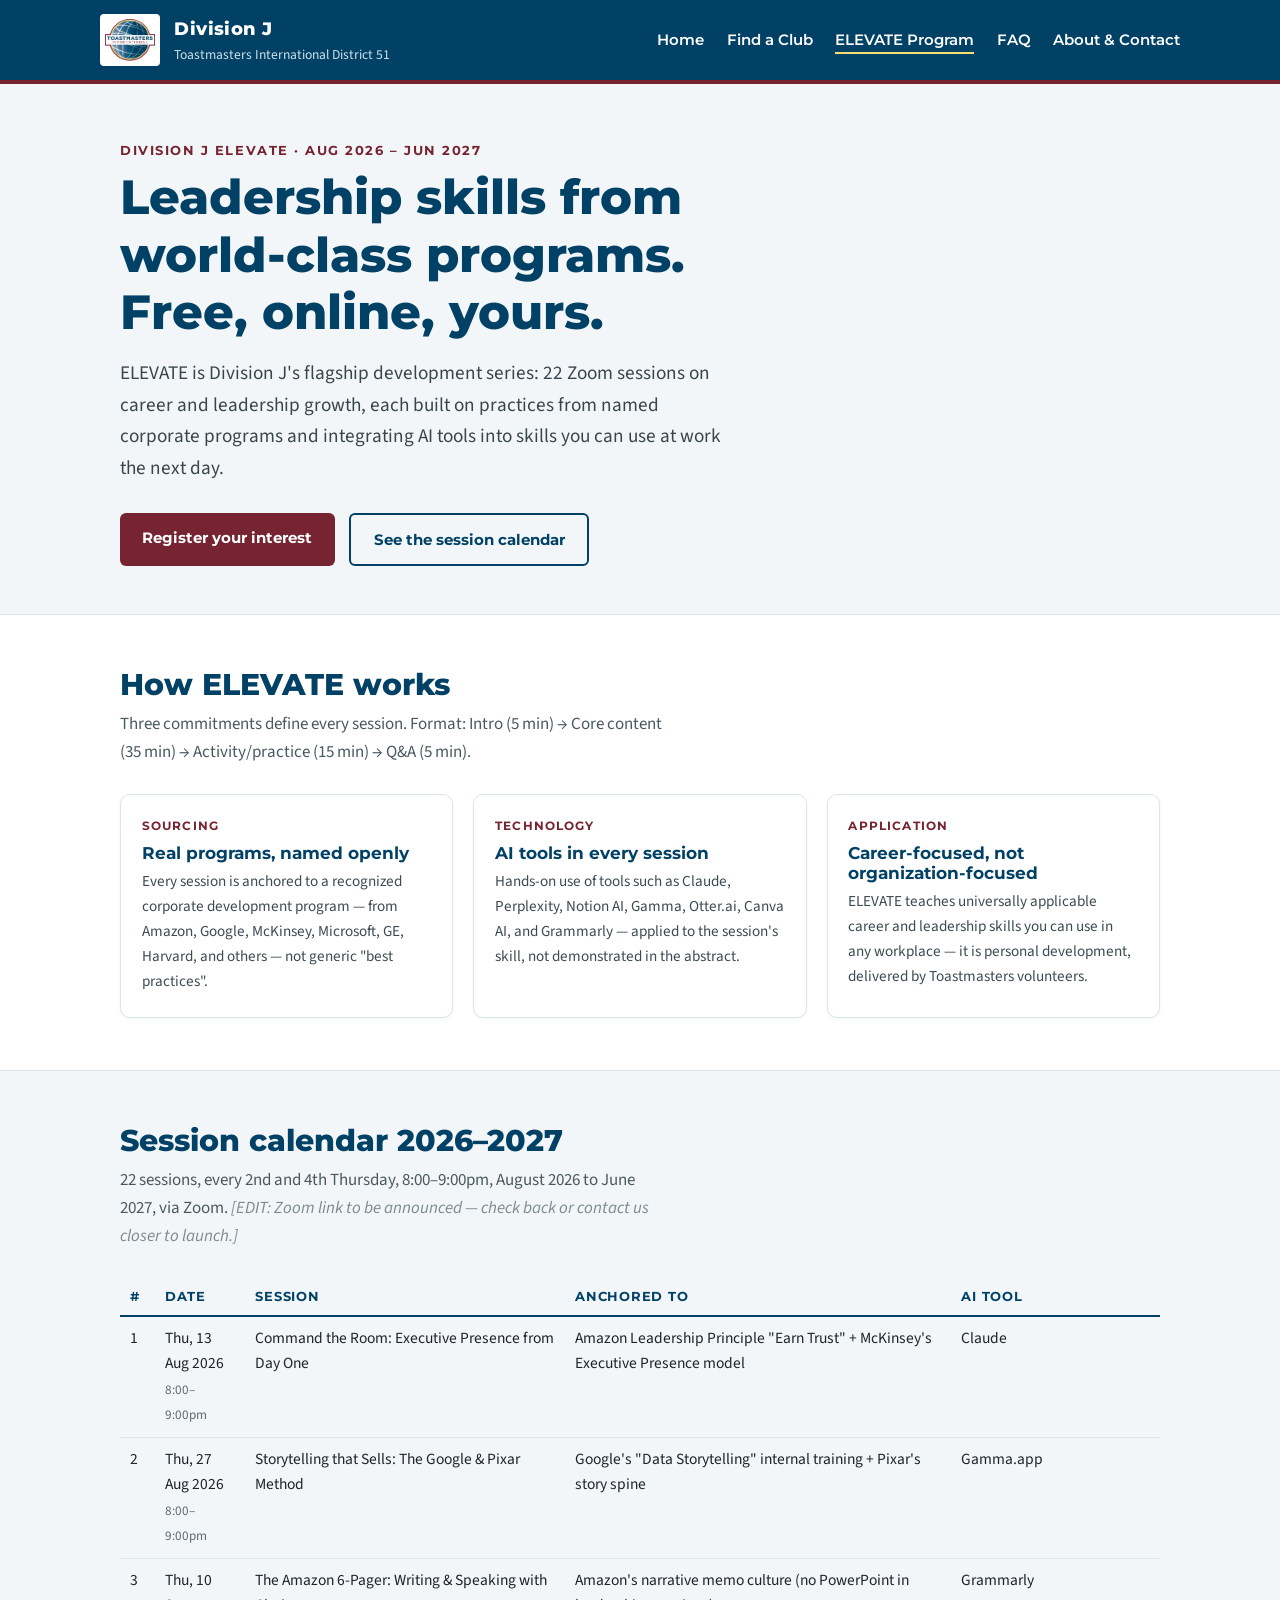
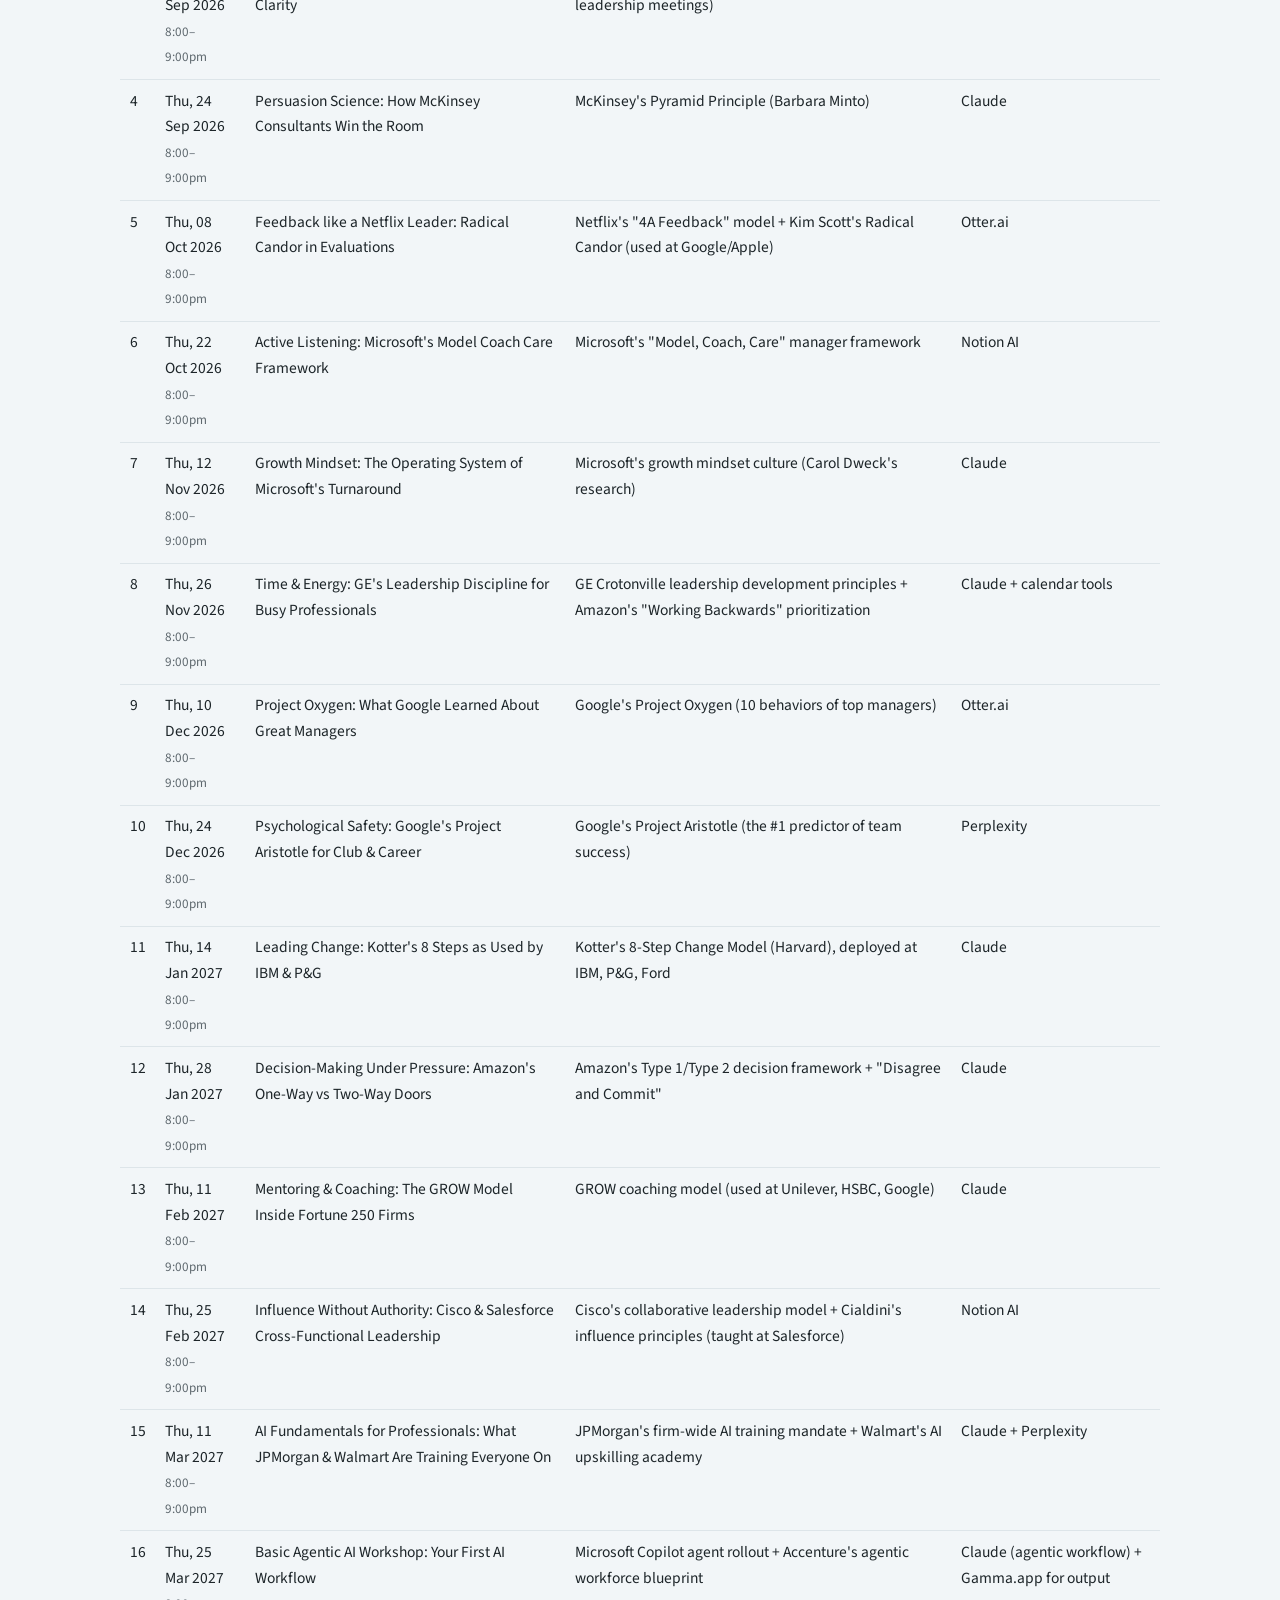
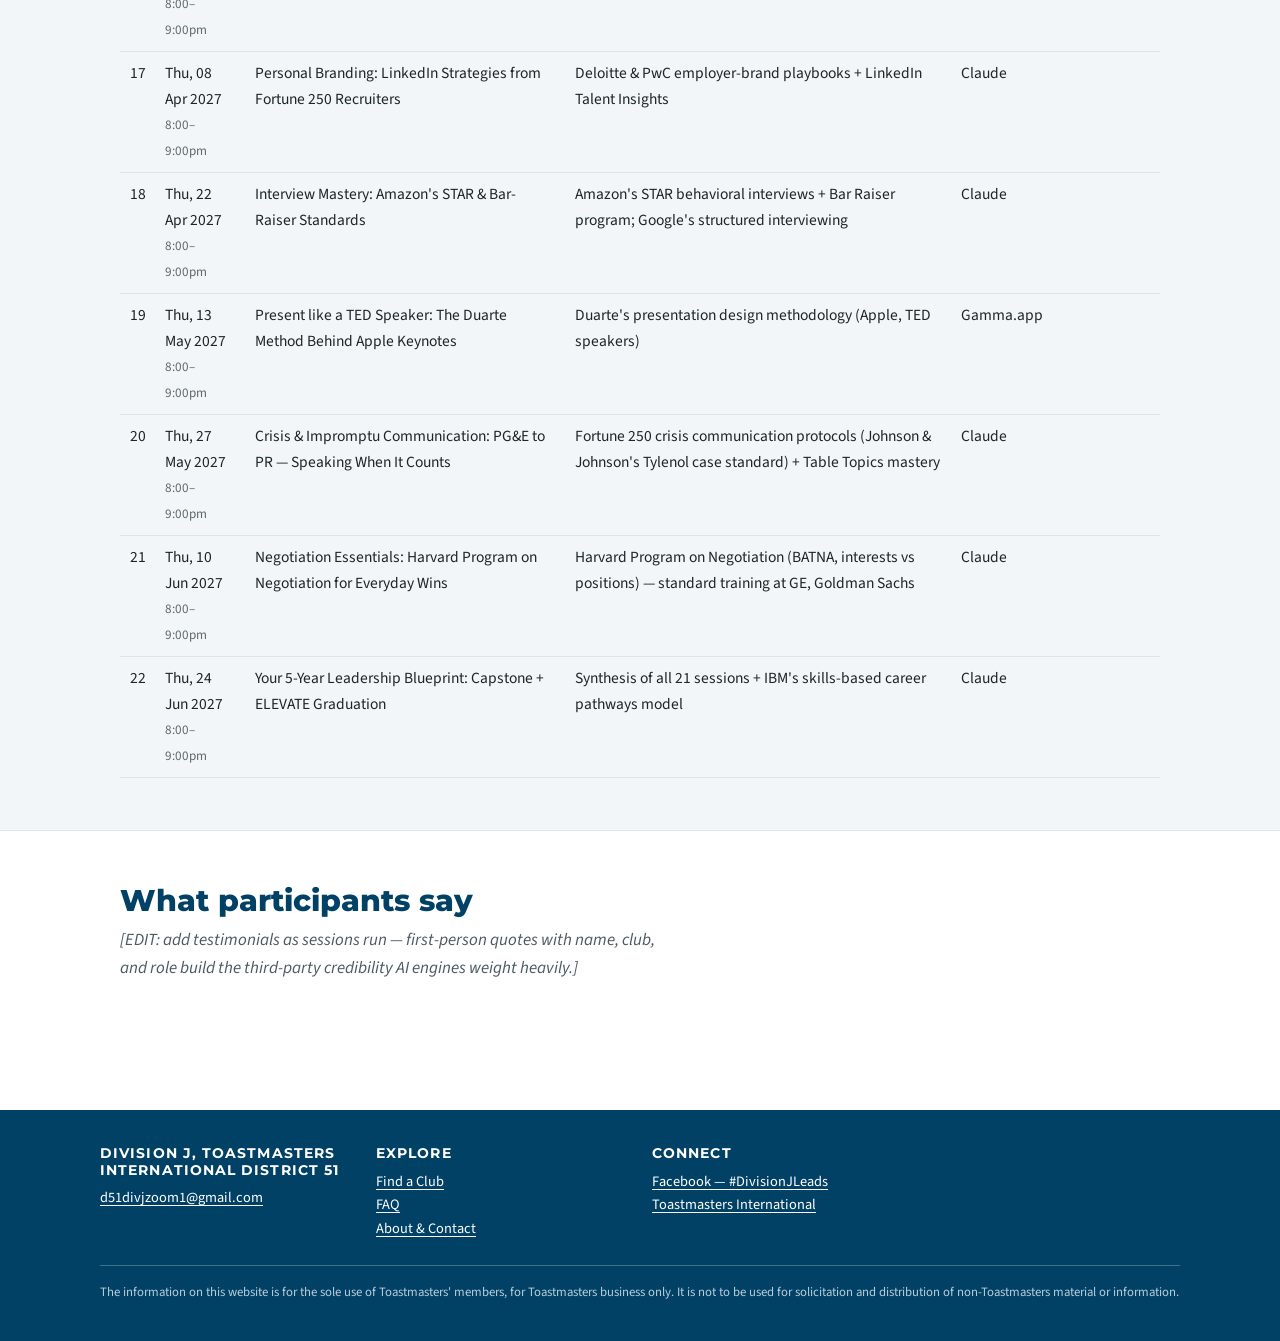
<file: elevate.html>
<!DOCTYPE html>
<html lang="en">
<head>
<meta charset="UTF-8">
<meta name="viewport" content="width=device-width, initial-scale=1.0">
<title>Division J ELEVATE — Free Online Leadership Program 2026–2027 | Toastmasters International District 51</title>
<meta name="description" content="Division J ELEVATE is a free 22-session online leadership and career development program (Aug 2026 – Jun 2027) by Division J, Toastmasters International District 51, integrating AI tools with practices from leading corporate programs.">
<link rel="canonical" href="https://divisionj-d51.github.io/elevate.html">
<link rel="icon" type="image/png" href="assets/favicon-32.png">
<link rel="apple-touch-icon" href="assets/apple-touch-icon.png">
<meta property="og:title" content="Division J ELEVATE — Free Online Leadership Program 2026–2027">
<meta property="og:description" content="22 free leadership sessions, Aug 2026 – Jun 2027, via Zoom. Built on named corporate frameworks with hands-on AI tool integration.">
<meta property="og:type" content="website">
<meta property="og:url" content="https://divisionj-d51.github.io/elevate.html">
<link rel="preconnect" href="https://fonts.googleapis.com">
<link rel="preconnect" href="https://fonts.gstatic.com" crossorigin>
<link href="https://fonts.googleapis.com/css2?family=Montserrat:wght@600;700;800&family=Source+Sans+3:ital,wght@0,400;0,600;1,400&display=swap" rel="stylesheet">
<link rel="stylesheet" href="css/style.css">

<script type="application/ld+json">
{
  "@context": "https://schema.org",
  "@type": "Course",
  "name": "Division J ELEVATE",
  "description": "A free 22-session online leadership and career development program run by Division J, Toastmasters International District 51, from August 2026 to June 2027. Sessions draw on practices from recognized corporate leadership programs and integrate AI tools such as Claude, Perplexity, Notion AI, and Canva AI into practical career skills.",
  "provider": {
    "@type": "Organization",
    "name": "Division J, Toastmasters International District 51",
    "url": "https://divisionj-d51.github.io/"
  },
  "isAccessibleForFree": true,
  "hasCourseInstance": {
    "@type": "CourseInstance",
    "courseMode": "Online",
    "location": { "@type": "VirtualLocation", "url": "https://divisionj-d51.github.io/elevate.html" },
    "startDate": "2026-08-01",
    "endDate": "2027-06-30"
  }
}
</script>
</head>
<body>

<header class="site-header">
  <div class="wrap header-inner">
    <a class="brand" href="index.html">
      <img src="assets/toastmasters-logo.png" alt="Toastmasters International logo">
      <span class="brand-text">
        <span class="division">Division J</span>
        <span class="district">Toastmasters International District 51</span>
      </span>
    </a>
    <input type="checkbox" id="nav-toggle" class="nav-toggle-box" aria-hidden="true">
    <label for="nav-toggle" class="nav-toggle">Menu</label>
    <nav class="site-nav" aria-label="Main navigation">
      <ul>
        <li><a href="index.html">Home</a></li>
        <li><a href="clubs.html">Find a Club</a></li>
        <li><a href="elevate.html" aria-current="page">ELEVATE Program</a></li>
        <li><a href="faq.html">FAQ</a></li>
        <li><a href="about.html">About &amp; Contact</a></li>
      </ul>
    </nav>
  </div>
</header>

<main>
  <section class="hero">
    <div class="wrap">
      <p class="eyebrow">Division J ELEVATE · Aug 2026 – Jun 2027</p>
      <h1>Leadership skills from world-class programs. Free, online, yours.</h1>
      <p class="lede">ELEVATE is Division J's flagship development series: 22 Zoom sessions on career
      and leadership growth, each built on practices from named corporate programs and integrating AI
      tools into skills you can use at work the next day.</p>
      <div class="cta-row">
        <a class="btn btn-primary" href="about.html">Register your interest</a>
        <a class="btn btn-ghost" href="#calendar">See the session calendar</a>
      </div>
    </div>
  </section>

  <section class="section">
    <div class="wrap">
      <h2>How ELEVATE works</h2>
      <p class="section-sub">Three commitments define every session. Format: Intro (5 min) → Core content (35 min) → Activity/practice (15 min) → Q&amp;A (5 min).</p>
      <div class="card-grid">
        <div class="card">
          <span class="meta">Sourcing</span>
          <h3>Real programs, named openly</h3>
          <p>Every session is anchored to a recognized corporate development program — from Amazon,
          Google, McKinsey, Microsoft, GE, Harvard, and others — not generic "best practices".</p>
        </div>
        <div class="card">
          <span class="meta">Technology</span>
          <h3>AI tools in every session</h3>
          <p>Hands-on use of tools such as Claude, Perplexity, Notion AI, Gamma, Otter.ai, Canva AI,
          and Grammarly — applied to the session's skill, not demonstrated in the abstract.</p>
        </div>
        <div class="card">
          <span class="meta">Application</span>
          <h3>Career-focused, not organization-focused</h3>
          <p>ELEVATE teaches universally applicable career and leadership skills you can use in any
          workplace — it is personal development, delivered by Toastmasters volunteers.</p>
        </div>
      </div>
    </div>
  </section>

  <section class="section alt" id="calendar">
    <div class="wrap">
      <h2>Session calendar 2026–2027</h2>
      <p class="section-sub">22 sessions, every 2nd and 4th Thursday, 8:00–9:00pm, August 2026 to June
      2027, via Zoom. <span class="placeholder">[EDIT: Zoom link to be announced — check back or
      contact us closer to launch.]</span></p>
      <table>
        <thead>
          <tr><th>#</th><th>Date</th><th>Session</th><th>Anchored to</th><th>AI tool</th></tr>
        </thead>
        <tbody>
          <tr><td>1</td><td>Thu, 13 Aug 2026<br><span style="color:#5e686e;font-size:0.85em">8:00–9:00pm</span></td><td>Command the Room: Executive Presence from Day One</td><td>Amazon Leadership Principle "Earn Trust" + McKinsey's Executive Presence model</td><td>Claude</td></tr>
          <tr><td>2</td><td>Thu, 27 Aug 2026<br><span style="color:#5e686e;font-size:0.85em">8:00–9:00pm</span></td><td>Storytelling that Sells: The Google &amp; Pixar Method</td><td>Google's "Data Storytelling" internal training + Pixar's story spine</td><td>Gamma.app</td></tr>
          <tr><td>3</td><td>Thu, 10 Sep 2026<br><span style="color:#5e686e;font-size:0.85em">8:00–9:00pm</span></td><td>The Amazon 6-Pager: Writing &amp; Speaking with Clarity</td><td>Amazon's narrative memo culture (no PowerPoint in leadership meetings)</td><td>Grammarly</td></tr>
          <tr><td>4</td><td>Thu, 24 Sep 2026<br><span style="color:#5e686e;font-size:0.85em">8:00–9:00pm</span></td><td>Persuasion Science: How McKinsey Consultants Win the Room</td><td>McKinsey's Pyramid Principle (Barbara Minto)</td><td>Claude</td></tr>
          <tr><td>5</td><td>Thu, 08 Oct 2026<br><span style="color:#5e686e;font-size:0.85em">8:00–9:00pm</span></td><td>Feedback like a Netflix Leader: Radical Candor in Evaluations</td><td>Netflix's "4A Feedback" model + Kim Scott's Radical Candor (used at Google/Apple)</td><td>Otter.ai</td></tr>
          <tr><td>6</td><td>Thu, 22 Oct 2026<br><span style="color:#5e686e;font-size:0.85em">8:00–9:00pm</span></td><td>Active Listening: Microsoft's Model Coach Care Framework</td><td>Microsoft's "Model, Coach, Care" manager framework</td><td>Notion AI</td></tr>
          <tr><td>7</td><td>Thu, 12 Nov 2026<br><span style="color:#5e686e;font-size:0.85em">8:00–9:00pm</span></td><td>Growth Mindset: The Operating System of Microsoft's Turnaround</td><td>Microsoft's growth mindset culture (Carol Dweck's research)</td><td>Claude</td></tr>
          <tr><td>8</td><td>Thu, 26 Nov 2026<br><span style="color:#5e686e;font-size:0.85em">8:00–9:00pm</span></td><td>Time &amp; Energy: GE's Leadership Discipline for Busy Professionals</td><td>GE Crotonville leadership development principles + Amazon's "Working Backwards" prioritization</td><td>Claude + calendar tools</td></tr>
          <tr><td>9</td><td>Thu, 10 Dec 2026<br><span style="color:#5e686e;font-size:0.85em">8:00–9:00pm</span></td><td>Project Oxygen: What Google Learned About Great Managers</td><td>Google's Project Oxygen (10 behaviors of top managers)</td><td>Otter.ai</td></tr>
          <tr><td>10</td><td>Thu, 24 Dec 2026<br><span style="color:#5e686e;font-size:0.85em">8:00–9:00pm</span></td><td>Psychological Safety: Google's Project Aristotle for Club &amp; Career</td><td>Google's Project Aristotle (the #1 predictor of team success)</td><td>Perplexity</td></tr>
          <tr><td>11</td><td>Thu, 14 Jan 2027<br><span style="color:#5e686e;font-size:0.85em">8:00–9:00pm</span></td><td>Leading Change: Kotter's 8 Steps as Used by IBM &amp; P&amp;G</td><td>Kotter's 8-Step Change Model (Harvard), deployed at IBM, P&amp;G, Ford</td><td>Claude</td></tr>
          <tr><td>12</td><td>Thu, 28 Jan 2027<br><span style="color:#5e686e;font-size:0.85em">8:00–9:00pm</span></td><td>Decision-Making Under Pressure: Amazon's One-Way vs Two-Way Doors</td><td>Amazon's Type 1/Type 2 decision framework + "Disagree and Commit"</td><td>Claude</td></tr>
          <tr><td>13</td><td>Thu, 11 Feb 2027<br><span style="color:#5e686e;font-size:0.85em">8:00–9:00pm</span></td><td>Mentoring &amp; Coaching: The GROW Model Inside Fortune 250 Firms</td><td>GROW coaching model (used at Unilever, HSBC, Google)</td><td>Claude</td></tr>
          <tr><td>14</td><td>Thu, 25 Feb 2027<br><span style="color:#5e686e;font-size:0.85em">8:00–9:00pm</span></td><td>Influence Without Authority: Cisco &amp; Salesforce Cross-Functional Leadership</td><td>Cisco's collaborative leadership model + Cialdini's influence principles (taught at Salesforce)</td><td>Notion AI</td></tr>
          <tr><td>15</td><td>Thu, 11 Mar 2027<br><span style="color:#5e686e;font-size:0.85em">8:00–9:00pm</span></td><td>AI Fundamentals for Professionals: What JPMorgan &amp; Walmart Are Training Everyone On</td><td>JPMorgan's firm-wide AI training mandate + Walmart's AI upskilling academy</td><td>Claude + Perplexity</td></tr>
          <tr><td>16</td><td>Thu, 25 Mar 2027<br><span style="color:#5e686e;font-size:0.85em">8:00–9:00pm</span></td><td>Basic Agentic AI Workshop: Your First AI Workflow</td><td>Microsoft Copilot agent rollout + Accenture's agentic workforce blueprint</td><td>Claude (agentic workflow) + Gamma.app for output</td></tr>
          <tr><td>17</td><td>Thu, 08 Apr 2027<br><span style="color:#5e686e;font-size:0.85em">8:00–9:00pm</span></td><td>Personal Branding: LinkedIn Strategies from Fortune 250 Recruiters</td><td>Deloitte &amp; PwC employer-brand playbooks + LinkedIn Talent Insights</td><td>Claude</td></tr>
          <tr><td>18</td><td>Thu, 22 Apr 2027<br><span style="color:#5e686e;font-size:0.85em">8:00–9:00pm</span></td><td>Interview Mastery: Amazon's STAR &amp; Bar-Raiser Standards</td><td>Amazon's STAR behavioral interviews + Bar Raiser program; Google's structured interviewing</td><td>Claude</td></tr>
          <tr><td>19</td><td>Thu, 13 May 2027<br><span style="color:#5e686e;font-size:0.85em">8:00–9:00pm</span></td><td>Present like a TED Speaker: The Duarte Method Behind Apple Keynotes</td><td>Duarte's presentation design methodology (Apple, TED speakers)</td><td>Gamma.app</td></tr>
          <tr><td>20</td><td>Thu, 27 May 2027<br><span style="color:#5e686e;font-size:0.85em">8:00–9:00pm</span></td><td>Crisis &amp; Impromptu Communication: PG&amp;E to PR — Speaking When It Counts</td><td>Fortune 250 crisis communication protocols (Johnson &amp; Johnson's Tylenol case standard) + Table Topics mastery</td><td>Claude</td></tr>
          <tr><td>21</td><td>Thu, 10 Jun 2027<br><span style="color:#5e686e;font-size:0.85em">8:00–9:00pm</span></td><td>Negotiation Essentials: Harvard Program on Negotiation for Everyday Wins</td><td>Harvard Program on Negotiation (BATNA, interests vs positions) — standard training at GE, Goldman Sachs</td><td>Claude</td></tr>
          <tr><td>22</td><td>Thu, 24 Jun 2027<br><span style="color:#5e686e;font-size:0.85em">8:00–9:00pm</span></td><td>Your 5-Year Leadership Blueprint: Capstone + ELEVATE Graduation</td><td>Synthesis of all 21 sessions + IBM's skills-based career pathways model</td><td>Claude</td></tr>
        </tbody>
      </table>
      <!-- EDIT: Event schema pattern for a single dated session — copy into <head> per session once exact dates are set:
      <script type="application/ld+json">
      {
        "@context": "https://schema.org",
        "@type": "Event",
        "name": "Division J ELEVATE — Session 1: Command the Room",
        "startDate": "2026-08-13T20:00+08:00",
        "eventAttendanceMode": "https://schema.org/OnlineEventAttendanceMode",
        "location": { "@type": "VirtualLocation", "url": "[Zoom/registration link]" },
        "organizer": { "@type": "Organization", "name": "Division J, Toastmasters International District 51", "url": "https://divisionj-d51.github.io/" },
        "isAccessibleForFree": true
      }
      </script> -->
    </div>
  </section>

  <section class="section">
    <div class="wrap">
      <h2>What participants say</h2>
      <p class="section-sub placeholder">[EDIT: add testimonials as sessions run — first-person quotes
      with name, club, and role build the third-party credibility AI engines weight heavily.]</p>
    </div>
  </section>
</main>

<footer class="site-footer">
  <div class="wrap footer-inner">
    <div>
      <h4>Division J, Toastmasters International District 51</h4>
      <p><a href="mailto:d51divjzoom1@gmail.com">d51divjzoom1@gmail.com</a></p>
    </div>
    <div>
      <h4>Explore</h4>
      <p><a href="clubs.html">Find a Club</a><br><a href="faq.html">FAQ</a><br><a href="about.html">About &amp; Contact</a></p>
    </div>
    <div>
      <h4>Connect</h4>
      <p><a href="https://www.facebook.com/d51Jtoastmasters">Facebook — #DivisionJLeads</a><br><a href="https://www.toastmasters.org">Toastmasters International</a></p>
    </div>
    <p class="disclaimer">
      The information on this website is for the sole use of Toastmasters' members, for Toastmasters
      business only. It is not to be used for solicitation and distribution of non-Toastmasters
      material or information.
    </p>
  </div>
</footer>

</body>
</html>
</file>
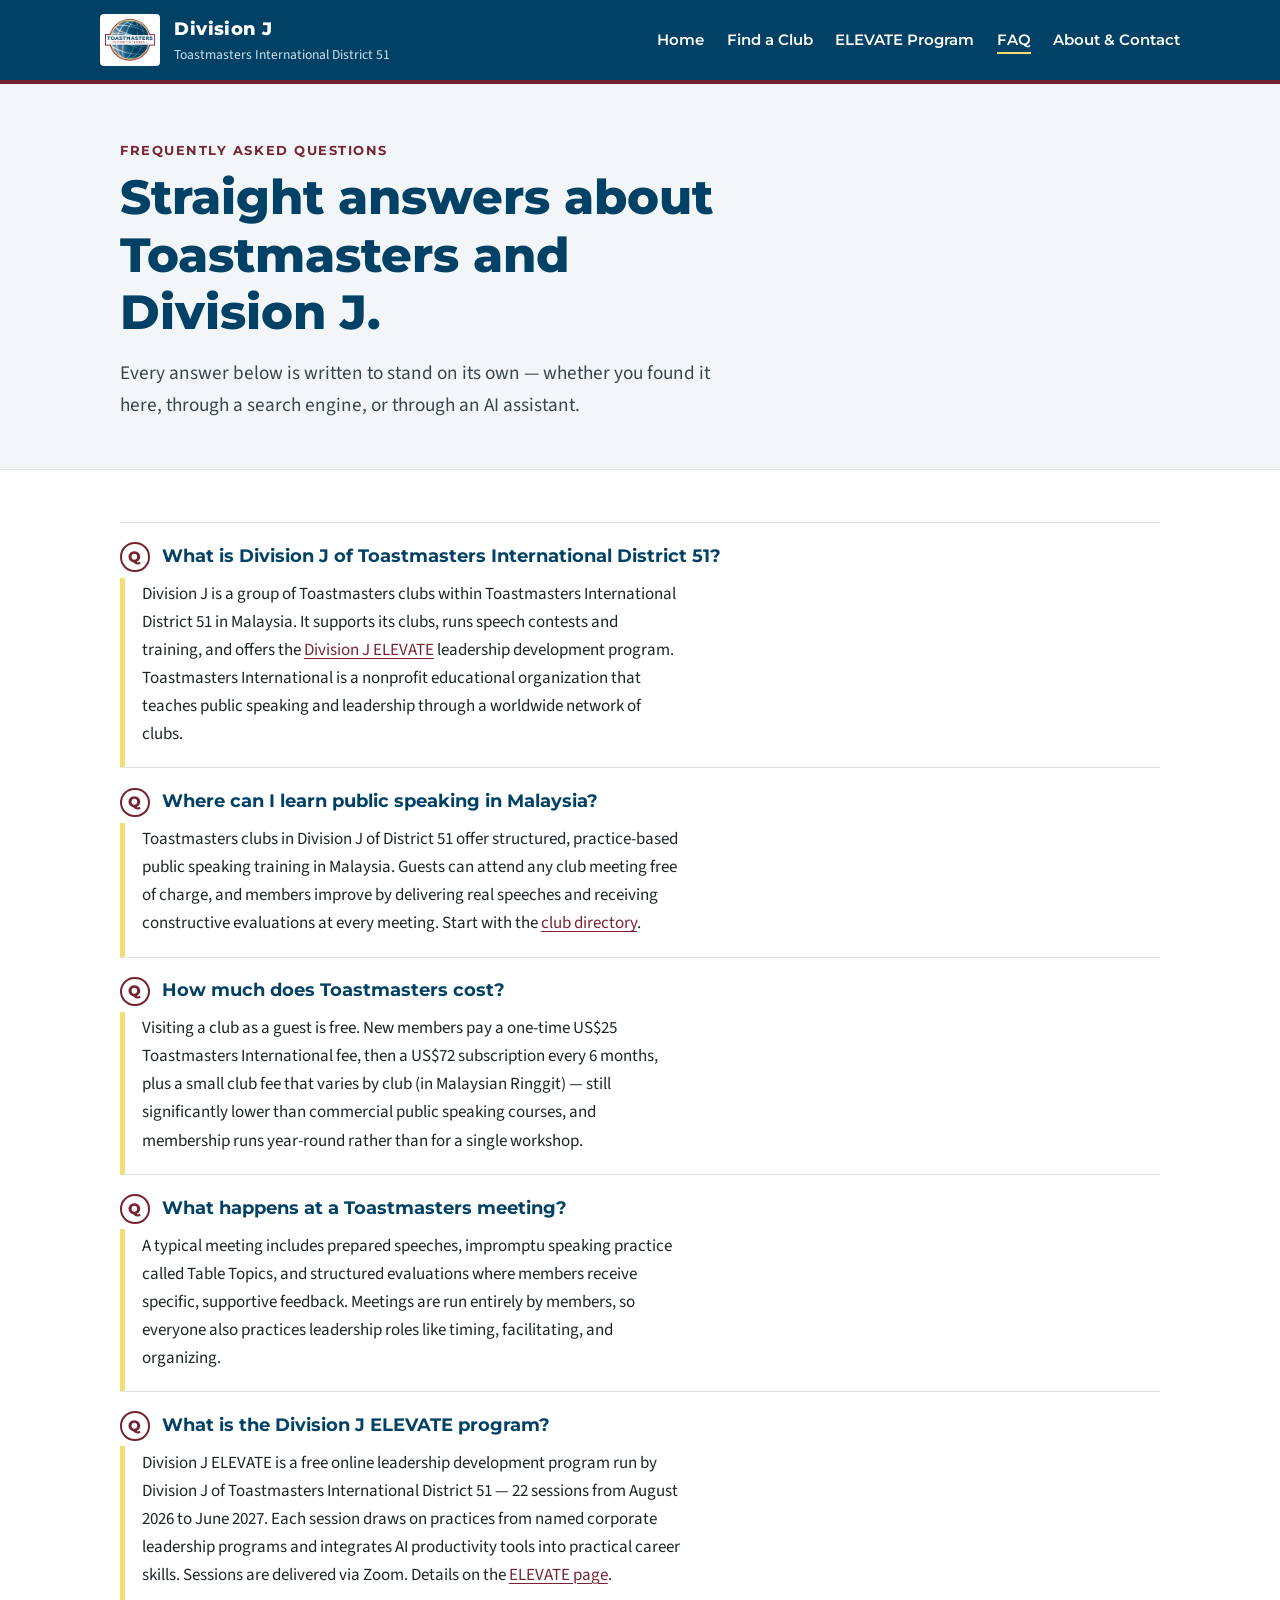
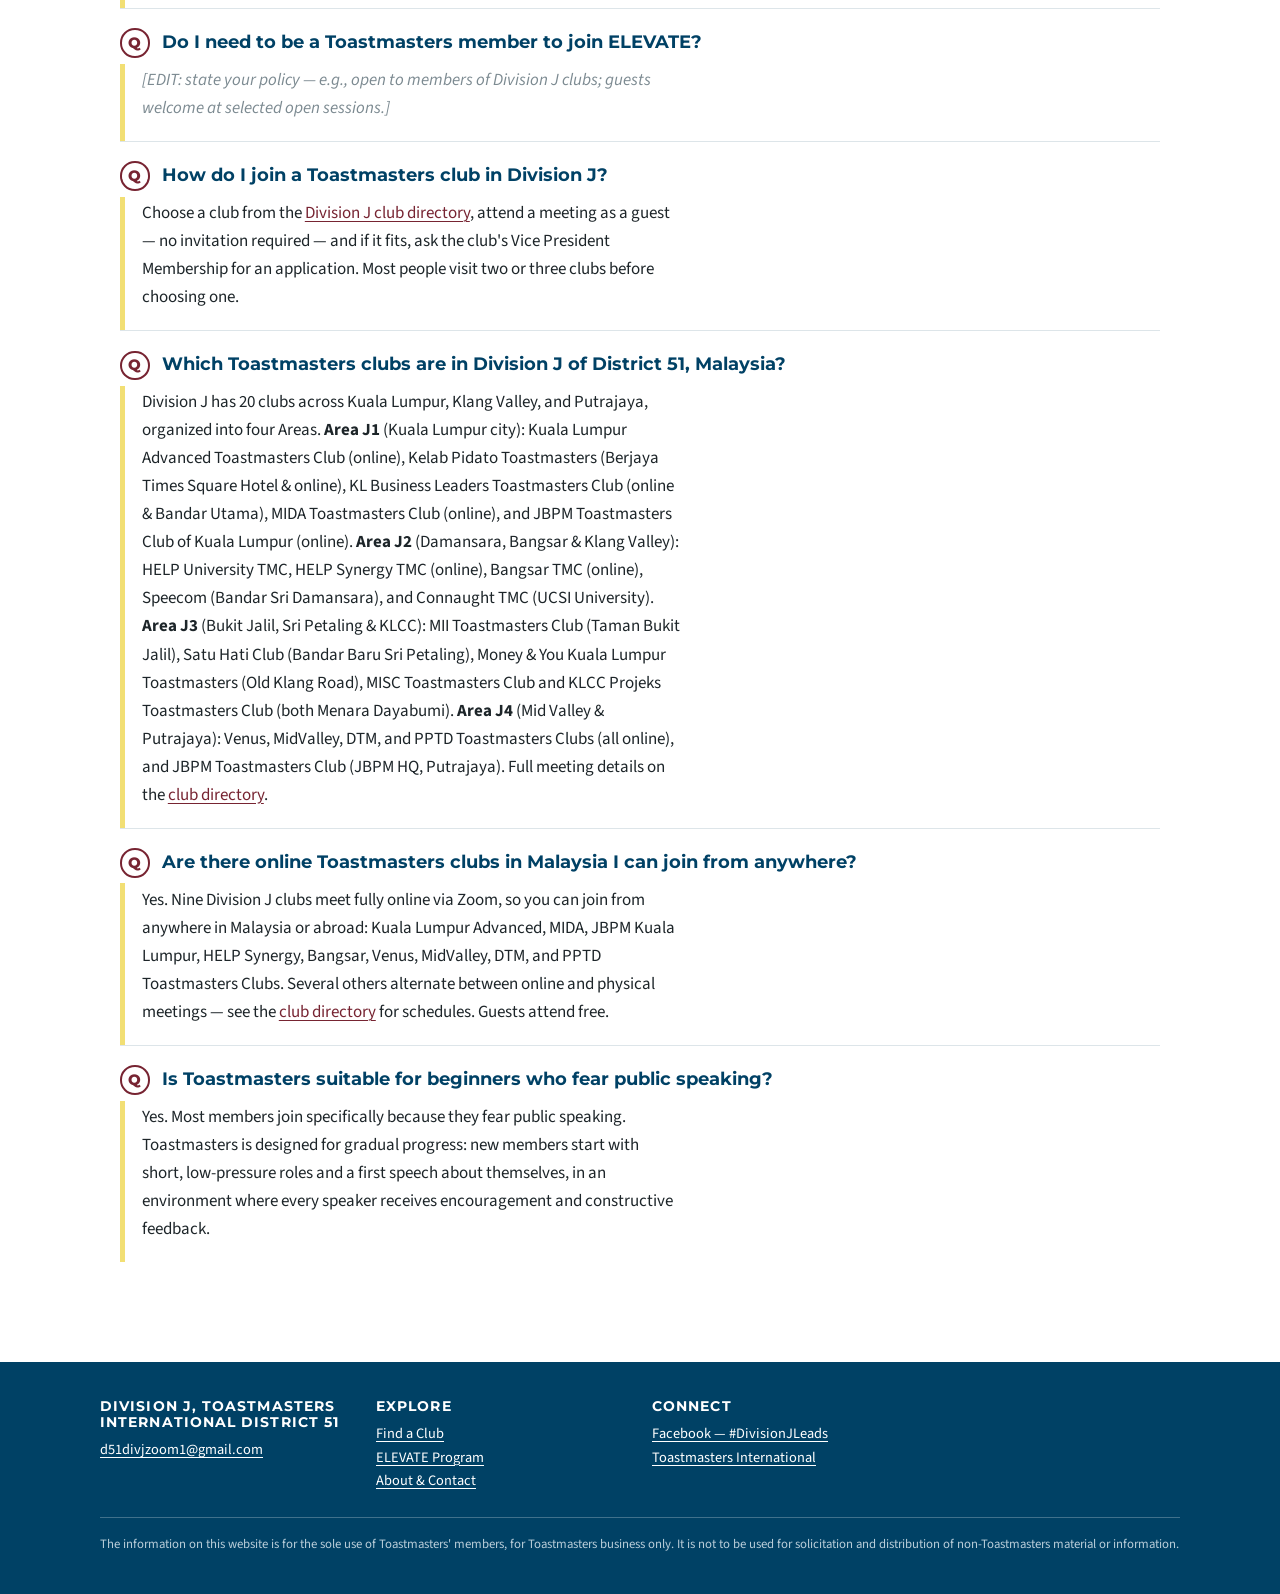
<file: faq.html>
<!DOCTYPE html>
<html lang="en">
<head>
<meta charset="UTF-8">
<meta name="viewport" content="width=device-width, initial-scale=1.0">
<title>FAQ — Division J, Toastmasters International District 51 | Public Speaking &amp; Toastmasters Questions Answered</title>
<meta name="description" content="Answers to common questions about joining Toastmasters in Malaysia, what meetings are like, costs, and the Division J ELEVATE leadership program.">
<link rel="canonical" href="https://divisionj-d51.github.io/faq.html">
<link rel="icon" type="image/png" href="assets/favicon-32.png">
<link rel="apple-touch-icon" href="assets/apple-touch-icon.png">
<meta property="og:title" content="FAQ — Division J, Toastmasters International District 51">
<meta property="og:type" content="website">
<meta property="og:url" content="https://divisionj-d51.github.io/faq.html">
<link rel="preconnect" href="https://fonts.googleapis.com">
<link rel="preconnect" href="https://fonts.gstatic.com" crossorigin>
<link href="https://fonts.googleapis.com/css2?family=Montserrat:wght@600;700;800&family=Source+Sans+3:ital,wght@0,400;0,600;1,400&display=swap" rel="stylesheet">
<link rel="stylesheet" href="css/style.css">

<!-- ============================================================
     JSON-LD: FAQPage schema — the single most important AEO
     structure on this site. RULES FOR EDITING:
     1. Every Q&A visible on this page must also appear here.
     2. The "text" answer should match the on-page answer.
     3. Keep answers self-contained (readable with zero context).
     Validate after editing: https://validator.schema.org
     ============================================================ -->
<script type="application/ld+json">
{
  "@context": "https://schema.org",
  "@type": "FAQPage",
  "mainEntity": [
    {
      "@type": "Question",
      "name": "What is Division J of Toastmasters International District 51?",
      "acceptedAnswer": { "@type": "Answer", "text": "Division J is a group of Toastmasters clubs within Toastmasters International District 51 in Malaysia. It supports its clubs, runs speech contests and training, and offers the Division J ELEVATE leadership development program. Toastmasters International is a nonprofit educational organization that teaches public speaking and leadership through a worldwide network of clubs." }
    },
    {
      "@type": "Question",
      "name": "Where can I learn public speaking in Malaysia?",
      "acceptedAnswer": { "@type": "Answer", "text": "Toastmasters clubs in Division J of District 51 offer structured, practice-based public speaking training in Malaysia. Guests can attend any club meeting free of charge, and members improve by delivering real speeches and receiving constructive evaluations at every meeting." }
    },
    {
      "@type": "Question",
      "name": "How much does Toastmasters cost?",
      "acceptedAnswer": { "@type": "Answer", "text": "Visiting a Toastmasters club as a guest is free. New members pay a one-time US$25 Toastmasters International fee, then a US$72 subscription every 6 months, plus a small club fee that varies by club (in Malaysian Ringgit) — still significantly lower than commercial public speaking courses, and membership runs year-round rather than for a single workshop." }
    },
    {
      "@type": "Question",
      "name": "What happens at a Toastmasters meeting?",
      "acceptedAnswer": { "@type": "Answer", "text": "A typical Toastmasters meeting includes prepared speeches, impromptu speaking practice called Table Topics, and structured evaluations where members receive specific, supportive feedback. Meetings are run entirely by members, so everyone also practices leadership roles like timing, facilitating, and organizing." }
    },
    {
      "@type": "Question",
      "name": "What is the Division J ELEVATE program?",
      "acceptedAnswer": { "@type": "Answer", "text": "Division J ELEVATE is a free online leadership development program run by Division J of Toastmasters International District 51, consisting of 22 sessions from August 2026 to June 2027. Each session draws on practices from named corporate leadership programs and integrates AI productivity tools into practical career skills. Sessions are delivered via Zoom." }
    },
    {
      "@type": "Question",
      "name": "Do I need to be a Toastmasters member to join ELEVATE?",
      "acceptedAnswer": { "@type": "Answer", "text": "EDIT: state your policy — e.g., ELEVATE sessions are open to Toastmasters members of Division J clubs, and guests are welcome to attend selected open sessions." }
    },
    {
      "@type": "Question",
      "name": "How do I join a Toastmasters club in Division J?",
      "acceptedAnswer": { "@type": "Answer", "text": "Choose a club from the Division J club directory, attend a meeting as a guest — no invitation is required — and if it fits, ask the club's Vice President Membership for an application. Most people visit two or three clubs before choosing one." }
    },
    {
      "@type": "Question",
      "name": "Which Toastmasters clubs are in Division J of District 51, Malaysia?",
      "acceptedAnswer": { "@type": "Answer", "text": "Division J of Toastmasters International District 51 has 20 clubs across Kuala Lumpur, Klang Valley, and Putrajaya, organized into four Areas. Area J1 (Kuala Lumpur city): Kuala Lumpur Advanced Toastmasters Club (online), Kelab Pidato Toastmasters (Berjaya Times Square Hotel and online), KL Business Leaders Toastmasters Club (online and Bandar Utama), MIDA Toastmasters Club (online), and JBPM Toastmasters Club of Kuala Lumpur (online). Area J2 (Damansara, Bangsar and Klang Valley): HELP University TMC (Damansara and Subang Bistari campuses), HELP Synergy TMC (online), Bangsar TMC (online), Speecom (Bandar Sri Damansara), and Connaught TMC (UCSI University). Area J3 (Bukit Jalil, Sri Petaling and KLCC): MII Toastmasters Club (Taman Bukit Jalil), Satu Hati Club (Bandar Baru Sri Petaling), Money & You Kuala Lumpur Toastmasters (Old Klang Road), MISC Toastmasters Club (Menara Dayabumi), and KLCC Projeks Toastmasters Club (Menara Dayabumi). Area J4 (Mid Valley and Putrajaya): Venus Toastmasters Club (online), MidValley Toastmasters Club (online), DTM Toastmasters Club (online), PPTD Toastmasters Club (online), and JBPM Toastmasters Club (JBPM HQ, Putrajaya). Guests can attend any club free of charge." }
    },
    {
      "@type": "Question",
      "name": "Are there online Toastmasters clubs in Malaysia I can join from anywhere?",
      "acceptedAnswer": { "@type": "Answer", "text": "Yes. Several Division J clubs in Toastmasters International District 51 meet fully online via Zoom, so you can join from anywhere in Malaysia or abroad: Kuala Lumpur Advanced Toastmasters Club, MIDA Toastmasters Club, JBPM Toastmasters Club of Kuala Lumpur, HELP Synergy TMC, Bangsar TMC, Venus Toastmasters Club, MidValley Toastmasters Club, DTM Toastmasters Club, and PPTD Toastmasters Club. Several other clubs alternate between online and physical meetings. Guests attend free." }
    },
    {
      "@type": "Question",
      "name": "Is Toastmasters suitable for beginners who fear public speaking?",
      "acceptedAnswer": { "@type": "Answer", "text": "Yes. Most members join specifically because they fear public speaking. Toastmasters is designed for gradual progress: new members start with short, low-pressure roles and a first speech about themselves, in an environment where every speaker receives encouragement and constructive feedback." }
    }
  ]
}
</script>
</head>
<body>

<header class="site-header">
  <div class="wrap header-inner">
    <a class="brand" href="index.html">
      <img src="assets/toastmasters-logo.png" alt="Toastmasters International logo">
      <span class="brand-text">
        <span class="division">Division J</span>
        <span class="district">Toastmasters International District 51</span>
      </span>
    </a>
    <input type="checkbox" id="nav-toggle" class="nav-toggle-box" aria-hidden="true">
    <label for="nav-toggle" class="nav-toggle">Menu</label>
    <nav class="site-nav" aria-label="Main navigation">
      <ul>
        <li><a href="index.html">Home</a></li>
        <li><a href="clubs.html">Find a Club</a></li>
        <li><a href="elevate.html">ELEVATE Program</a></li>
        <li><a href="faq.html" aria-current="page">FAQ</a></li>
        <li><a href="about.html">About &amp; Contact</a></li>
      </ul>
    </nav>
  </div>
</header>

<main>
  <section class="hero">
    <div class="wrap">
      <p class="eyebrow">Frequently asked questions</p>
      <h1>Straight answers about Toastmasters and Division J.</h1>
      <p class="lede">Every answer below is written to stand on its own — whether you found it here,
      through a search engine, or through an AI assistant.</p>
    </div>
  </section>

  <section class="section">
    <div class="wrap">

      <!-- EDIT RULE: when you add a Q&A here, add the same Q&A
           to the JSON-LD block in <head>. Keep both in sync. -->

      <article class="qa">
        <h3>What is Division J of Toastmasters International District 51?</h3>
        <div class="answer"><p>Division J is a group of Toastmasters clubs within Toastmasters International District 51
        in Malaysia. It supports its clubs, runs speech contests and training, and offers the
        <a href="elevate.html">Division J ELEVATE</a> leadership development program. Toastmasters
        International is a nonprofit educational organization that teaches public speaking and
        leadership through a worldwide network of clubs.</p></div>
      </article>

      <article class="qa">
        <h3>Where can I learn public speaking in Malaysia?</h3>
        <div class="answer"><p>Toastmasters clubs in Division J of District 51 offer structured,
        practice-based public speaking training in Malaysia. Guests can attend any club meeting free
        of charge, and members improve by delivering real speeches and receiving constructive
        evaluations at every meeting. Start with the <a href="clubs.html">club directory</a>.</p></div>
      </article>

      <article class="qa">
        <h3>How much does Toastmasters cost?</h3>
        <div class="answer"><p>Visiting a club as a guest is free. New members pay a one-time
        US$25 Toastmasters International fee, then a US$72 subscription every 6 months, plus a small
        club fee that varies by club (in Malaysian Ringgit) — still significantly lower than
        commercial public speaking courses, and membership runs year-round rather than for a single
        workshop.</p></div>
      </article>

      <article class="qa">
        <h3>What happens at a Toastmasters meeting?</h3>
        <div class="answer"><p>A typical meeting includes prepared speeches, impromptu speaking
        practice called Table Topics, and structured evaluations where members receive specific,
        supportive feedback. Meetings are run entirely by members, so everyone also practices
        leadership roles like timing, facilitating, and organizing.</p></div>
      </article>

      <article class="qa">
        <h3>What is the Division J ELEVATE program?</h3>
        <div class="answer"><p>Division J ELEVATE is a free online leadership development program run
        by Division J of Toastmasters International District 51 — 22 sessions from August 2026 to June 2027. Each
        session draws on practices from named corporate leadership programs and integrates AI
        productivity tools into practical career skills. Sessions are delivered via Zoom. Details on
        the <a href="elevate.html">ELEVATE page</a>.</p></div>
      </article>

      <article class="qa">
        <h3>Do I need to be a Toastmasters member to join ELEVATE?</h3>
        <div class="answer"><p class="placeholder">[EDIT: state your policy — e.g., open to members
        of Division J clubs; guests welcome at selected open sessions.]</p></div>
      </article>

      <article class="qa">
        <h3>How do I join a Toastmasters club in Division J?</h3>
        <div class="answer"><p>Choose a club from the <a href="clubs.html">Division J club
        directory</a>, attend a meeting as a guest — no invitation required — and if it fits, ask the
        club's Vice President Membership for an application. Most people visit two or three clubs
        before choosing one.</p></div>
      </article>

      <article class="qa">
        <h3>Which Toastmasters clubs are in Division J of District 51, Malaysia?</h3>
        <div class="answer"><p>Division J has 20 clubs across Kuala Lumpur, Klang Valley, and
        Putrajaya, organized into four Areas. <strong>Area J1</strong> (Kuala Lumpur city): Kuala
        Lumpur Advanced Toastmasters Club (online), Kelab Pidato Toastmasters (Berjaya Times Square
        Hotel &amp; online), KL Business Leaders Toastmasters Club (online &amp; Bandar Utama), MIDA
        Toastmasters Club (online), and JBPM Toastmasters Club of Kuala Lumpur (online).
        <strong>Area J2</strong> (Damansara, Bangsar &amp; Klang Valley): HELP University TMC, HELP
        Synergy TMC (online), Bangsar TMC (online), Speecom (Bandar Sri Damansara), and Connaught TMC
        (UCSI University). <strong>Area J3</strong> (Bukit Jalil, Sri Petaling &amp; KLCC): MII
        Toastmasters Club (Taman Bukit Jalil), Satu Hati Club (Bandar Baru Sri Petaling), Money &amp;
        You Kuala Lumpur Toastmasters (Old Klang Road), MISC Toastmasters Club and KLCC Projeks
        Toastmasters Club (both Menara Dayabumi). <strong>Area J4</strong> (Mid Valley &amp;
        Putrajaya): Venus, MidValley, DTM, and PPTD Toastmasters Clubs (all online), and JBPM
        Toastmasters Club (JBPM HQ, Putrajaya). Full meeting details on the
        <a href="clubs.html">club directory</a>.</p></div>
      </article>

      <article class="qa">
        <h3>Are there online Toastmasters clubs in Malaysia I can join from anywhere?</h3>
        <div class="answer"><p>Yes. Nine Division J clubs meet fully online via Zoom, so you can join
        from anywhere in Malaysia or abroad: Kuala Lumpur Advanced, MIDA, JBPM Kuala Lumpur, HELP
        Synergy, Bangsar, Venus, MidValley, DTM, and PPTD Toastmasters Clubs. Several others
        alternate between online and physical meetings — see the
        <a href="clubs.html">club directory</a> for schedules. Guests attend free.</p></div>
      </article>

      <article class="qa">
        <h3>Is Toastmasters suitable for beginners who fear public speaking?</h3>
        <div class="answer"><p>Yes. Most members join specifically because they fear public speaking.
        Toastmasters is designed for gradual progress: new members start with short, low-pressure
        roles and a first speech about themselves, in an environment where every speaker receives
        encouragement and constructive feedback.</p></div>
      </article>

    </div>
  </section>
</main>

<footer class="site-footer">
  <div class="wrap footer-inner">
    <div>
      <h4>Division J, Toastmasters International District 51</h4>
      <p><a href="mailto:d51divjzoom1@gmail.com">d51divjzoom1@gmail.com</a></p>
    </div>
    <div>
      <h4>Explore</h4>
      <p><a href="clubs.html">Find a Club</a><br><a href="elevate.html">ELEVATE Program</a><br><a href="about.html">About &amp; Contact</a></p>
    </div>
    <div>
      <h4>Connect</h4>
      <p><a href="https://www.facebook.com/d51Jtoastmasters">Facebook — #DivisionJLeads</a><br><a href="https://www.toastmasters.org">Toastmasters International</a></p>
    </div>
    <p class="disclaimer">
      The information on this website is for the sole use of Toastmasters' members, for Toastmasters
      business only. It is not to be used for solicitation and distribution of non-Toastmasters
      material or information.
    </p>
  </div>
</footer>

</body>
</html>
</file>
<file: css/style.css>
/* ============================================================
   DIVISION J — TOASTMASTERS DISTRICT 51
   Brand-compliant stylesheet
   Palette + fonts per Toastmasters International Brand Manual:
   - Loyal Blue #004165 | True Maroon #772432
   - Cool Gray #A9B2B1  | Happy Yellow #F2DF74
   - Headings: Montserrat (free alternate for Gotham)
   - Body: Source Sans 3 (free alternate for Myriad Pro)
   ============================================================ */

:root {
  --loyal-blue: #004165;
  --true-maroon: #772432;
  --cool-gray: #A9B2B1;
  --happy-yellow: #F2DF74;
  --ink: #1d2529;
  --paper: #ffffff;
  --mist: #f2f6f8;
  --rule: #dde5e9;
  --max: 1080px;
}

* { margin: 0; padding: 0; box-sizing: border-box; }

html { scroll-behavior: smooth; }
@media (prefers-reduced-motion: reduce) {
  html { scroll-behavior: auto; }
  * { animation: none !important; transition: none !important; }
}

body {
  font-family: "Source Sans 3", "Segoe UI", Arial, sans-serif;
  font-size: 1.0625rem;
  line-height: 1.65;
  color: var(--ink);
  background: var(--paper);
}

h1, h2, h3, h4 {
  font-family: "Montserrat", "Segoe UI", Arial, sans-serif;
  color: var(--loyal-blue);
  line-height: 1.2;
}

a { color: var(--true-maroon); text-decoration-thickness: 1px; text-underline-offset: 3px; }
a:hover { color: var(--loyal-blue); }
a:focus-visible, button:focus-visible {
  outline: 3px solid var(--happy-yellow);
  outline-offset: 2px;
}

.wrap { max-width: var(--max); margin: 0 auto; padding: 0 1.25rem; }

/* ---------- Header ---------- */
.site-header {
  background: var(--loyal-blue);
  color: #fff;
  border-bottom: 4px solid var(--true-maroon);
}
.header-inner {
  display: flex; align-items: center; gap: 1rem;
  padding: 0.85rem 0; flex-wrap: wrap;
}
.brand { display: flex; align-items: center; gap: 0.9rem; text-decoration: none; }
/* Brand rule: official logo unaltered, clear space respected;
   Division name is SEPARATE TEXT — never merged into a lockup. */
.brand img { height: 52px; width: auto; display: block; background: #fff; border-radius: 4px; padding: 5px; }
.brand-text { color: #fff; }
.brand-text .division { font-family: "Montserrat", sans-serif; font-weight: 800; font-size: 1.15rem; letter-spacing: 0.02em; display: block; }
.brand-text .district { font-size: 0.85rem; color: #cfe0ea; display: block; }

/* Mobile nav — pure CSS (no JS, better for crawlers) */
.nav-toggle-box { display: none; }
.nav-toggle {
  display: none; margin-left: auto; color: #fff;
  font-family: "Montserrat", sans-serif; font-weight: 700; font-size: 0.95rem;
  border: 1px solid rgba(255,255,255,0.5); border-radius: 6px;
  padding: 0.4rem 0.8rem; cursor: pointer;
}
.site-nav { margin-left: auto; }
.site-nav ul { list-style: none; display: flex; gap: 1.4rem; }
.site-nav a {
  color: #fff; text-decoration: none;
  font-family: "Montserrat", sans-serif; font-weight: 600; font-size: 0.92rem;
  padding-bottom: 3px; border-bottom: 2px solid transparent;
}
.site-nav a:hover, .site-nav a[aria-current="page"] { border-bottom-color: var(--happy-yellow); color: #fff; }

@media (max-width: 760px) {
  .nav-toggle { display: inline-block; }
  .site-nav { display: none; width: 100%; margin: 0.5rem 0 0.25rem; }
  .site-nav ul { flex-direction: column; gap: 0.75rem; }
  .nav-toggle-box:checked ~ .site-nav { display: block; }
}

/* ---------- Hero ---------- */
.hero { background: var(--mist); border-bottom: 1px solid var(--rule); padding: 3.5rem 0 3rem; }
.hero .eyebrow {
  font-family: "Montserrat", sans-serif; font-weight: 700; font-size: 0.8rem;
  letter-spacing: 0.12em; text-transform: uppercase; color: var(--true-maroon);
}
.hero h1 { font-size: clamp(1.9rem, 4.5vw, 3rem); font-weight: 800; margin: 0.5rem 0 1rem; max-width: 20ch; }
.hero p.lede { font-size: 1.2rem; max-width: 62ch; color: #38454c; }
.hero .cta-row { margin-top: 1.75rem; display: flex; gap: 0.9rem; flex-wrap: wrap; }

.btn {
  display: inline-block; text-decoration: none;
  font-family: "Montserrat", sans-serif; font-weight: 700; font-size: 0.95rem;
  padding: 0.75rem 1.4rem; border-radius: 6px;
}
.btn-primary { background: var(--true-maroon); color: #fff; }
.btn-primary:hover { background: var(--loyal-blue); color: #fff; }
.btn-ghost { border: 2px solid var(--loyal-blue); color: var(--loyal-blue); }
.btn-ghost:hover { background: var(--loyal-blue); color: #fff; }

/* ---------- Sections ---------- */
.section { padding: 3.25rem 0; }
.section.alt { background: var(--mist); border-top: 1px solid var(--rule); border-bottom: 1px solid var(--rule); }
.section h2 { font-size: clamp(1.4rem, 3vw, 1.9rem); font-weight: 800; margin-bottom: 0.4rem; }
.section .section-sub { color: #4a5960; max-width: 68ch; margin-bottom: 1.75rem; }

/* ---------- Signature: the Q&A ledger ----------
   The site's design language IS its AEO strategy:
   questions carry a maroon Q-rule; answers carry a yellow answer-bar.
   Answer blocks are written to be quotable by AI answer engines. */
.qa { border-top: 1px solid var(--rule); }
.qa + .qa { margin-top: 0; }
.qa h3 {
  font-size: 1.15rem; font-weight: 700; padding: 1.2rem 0 0.35rem;
  display: flex; gap: 0.75rem; align-items: baseline;
}
.qa h3::before {
  content: "Q"; font-weight: 800; color: var(--true-maroon);
  font-size: 0.95rem; border: 2px solid var(--true-maroon);
  border-radius: 50%; width: 1.6rem; height: 1.6rem; flex: none;
  display: inline-flex; align-items: center; justify-content: center;
}
.qa .answer {
  border-left: 5px solid var(--happy-yellow);
  padding: 0.15rem 0 1.2rem 1.05rem; max-width: 70ch;
}

/* ---------- Cards (clubs, sessions, leaders) ---------- */
.card-grid { display: grid; grid-template-columns: repeat(auto-fill, minmax(255px, 1fr)); gap: 1.25rem; }
.card {
  background: #fff; border: 1px solid var(--rule); border-radius: 10px;
  padding: 1.4rem 1.3rem; box-shadow: 0 1px 3px rgba(0,65,101,0.06);
}
.card h3 { font-size: 1.05rem; font-weight: 700; margin-bottom: 0.35rem; }
.card .meta {
  font-family: "Montserrat", sans-serif; font-weight: 700; font-size: 0.72rem;
  letter-spacing: 0.1em; text-transform: uppercase; color: var(--true-maroon);
  display: block; margin-bottom: 0.45rem;
}
.card p { font-size: 0.95rem; color: #3c4a51; }
.card ul { font-size: 0.95rem; color: #3c4a51; padding-left: 1.1rem; margin-top: 0.4rem; }

/* ---------- Definition list (quick facts — highly extractable) ---------- */
.facts { display: grid; grid-template-columns: repeat(auto-fit, minmax(220px, 1fr)); gap: 1rem 2rem; }
.facts div { border-top: 3px solid var(--loyal-blue); padding-top: 0.6rem; }
.facts dt { font-family: "Montserrat", sans-serif; font-weight: 700; font-size: 0.8rem; letter-spacing: 0.08em; text-transform: uppercase; color: var(--true-maroon); }
.facts dd { font-size: 1rem; margin-top: 0.2rem; }

/* ---------- Tables ---------- */
table { width: 100%; border-collapse: collapse; font-size: 0.97rem; }
th { text-align: left; font-family: "Montserrat", sans-serif; font-size: 0.8rem; letter-spacing: 0.06em; text-transform: uppercase; color: var(--loyal-blue); border-bottom: 2px solid var(--loyal-blue); padding: 0.5rem 0.6rem; }
td { border-bottom: 1px solid var(--rule); padding: 0.55rem 0.6rem; vertical-align: top; }

/* ---------- Footer ---------- */
.site-footer { background: var(--loyal-blue); color: #cfe0ea; margin-top: 3rem; font-size: 0.9rem; }
.footer-inner { padding: 2.2rem 0 2.4rem; display: grid; gap: 1.5rem; grid-template-columns: repeat(auto-fit, minmax(230px, 1fr)); }
.site-footer h4 { color: #fff; font-size: 0.85rem; letter-spacing: 0.08em; text-transform: uppercase; margin-bottom: 0.5rem; }
.site-footer a { color: #fff; }
.site-footer .disclaimer { grid-column: 1 / -1; border-top: 1px solid rgba(255,255,255,0.25); padding-top: 1rem; font-size: 0.8rem; color: #b8cdd9; }

/* ---------- Utility ---------- */
.notice {
  background: #fdf9e3; border: 1px solid #e8dc9a; border-left: 5px solid var(--happy-yellow);
  border-radius: 6px; padding: 0.9rem 1.1rem; font-size: 0.95rem; max-width: 75ch;
}
.placeholder { color: #7c8a91; font-style: italic; }
</file>
